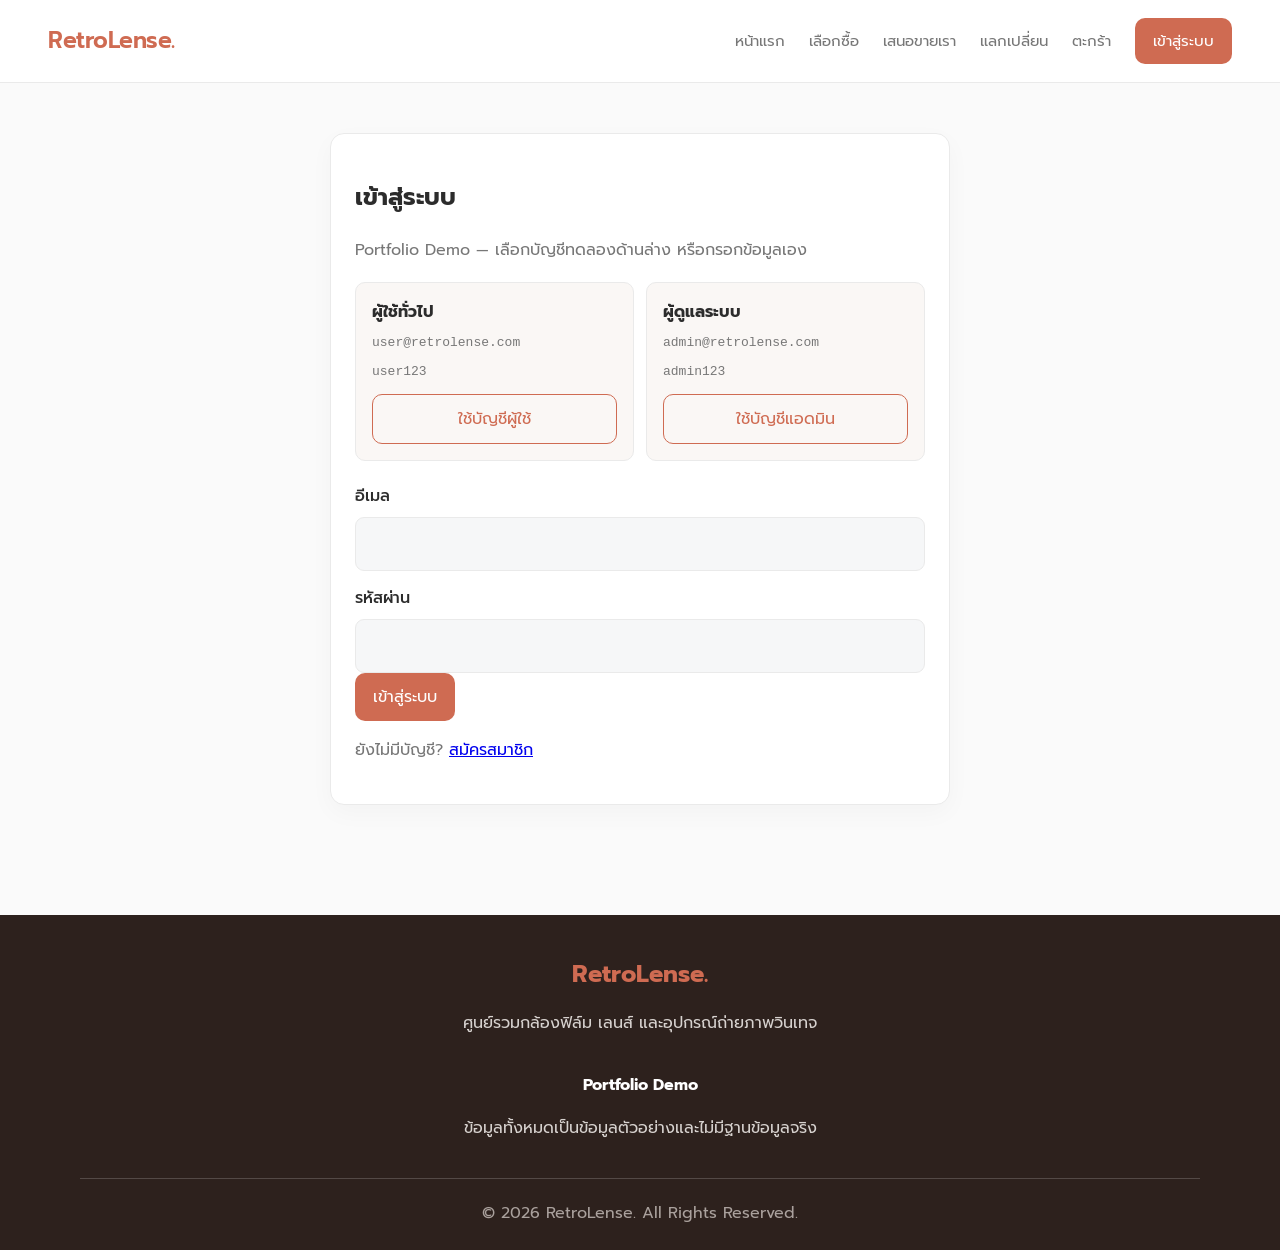
<file: admin.html>
<!doctype html><html lang="th"><head><meta charset="utf-8"><meta name="viewport" content="width=device-width,initial-scale=1"><title>Admin Dashboard | RetroLense</title><link rel="preconnect" href="https://fonts.googleapis.com"><link href="https://fonts.googleapis.com/css2?family=Prompt:wght@300;400;500;600&display=swap" rel="stylesheet"><link rel="stylesheet" href="assets/css/style.css"></head><body data-require-admin="true"><header class="site-header"><div class="header-container"><a class="logo" href="admin.html">RetroLense. Admin</a><nav class="main-nav"><a href="index.html">ดูหน้าเว็บไซต์</a><a href="#products">สินค้า</a><a href="#orders">คำสั่งซื้อ</a><a href="#users">ผู้ใช้งาน</a><button data-logout>ออกจากระบบ</button></nav></div></header><main><div class="section-header"><p class="section-label">ADMIN PANEL</p><h1>Dashboard</h1><p class="muted">ภาพรวมระบบ RetroLense — ข้อมูลตัวอย่างสำหรับ Portfolio</p></div><section class="stats"><div class="stat"><h3>สินค้า</h3><strong>48</strong><p class="muted">รายการทั้งหมด</p></div><div class="stat"><h3>คำสั่งซื้อ</h3><strong>126</strong><p class="muted">คำสั่งซื้อทั้งหมด</p></div><div class="stat"><h3>สมาชิก</h3><strong>324</strong><p class="muted">บัญชีผู้ใช้</p></div><div class="stat"><h3>ยอดขาย</h3><strong>฿284K</strong><p class="muted">ยอดขายตัวอย่าง</p></div></section><section class="panel" id="orders" style="margin-top:28px"><h2>คำสั่งซื้อล่าสุด</h2><table><thead><tr><th>เลขที่</th><th>ลูกค้า</th><th>ยอดรวม</th><th>สถานะ</th><th>จัดการ</th></tr></thead><tbody><tr><td>#RL-1026</td><td>Narin P.</td><td>฿8,900</td><td>กำลังจัดส่ง</td><td><a class="btn demo-action" href="#">ดูรายละเอียด</a></td></tr><tr><td>#RL-1025</td><td>Mint S.</td><td>฿12,500</td><td>ชำระแล้ว</td><td><a class="btn demo-action" href="#">ดูรายละเอียด</a></td></tr><tr><td>#RL-1024</td><td>Beam K.</td><td>฿6,400</td><td>รอตรวจสอบ</td><td><a class="btn demo-action" href="#">ดูรายละเอียด</a></td></tr></tbody></table></section><section class="panel" id="products" style="margin-top:28px"><h2>จัดการสินค้า</h2><div class="admin-links"><a class="btn demo-action" href="#">+ เพิ่มสินค้า</a><a class="btn secondary" href="shop.html">ดูหน้าร้าน</a></div><table style="margin-top:18px"><thead><tr><th>สินค้า</th><th>หมวดหมู่</th><th>ราคา</th><th>คงเหลือ</th></tr></thead><tbody><tr><td>Canon AE-1 Program</td><td>กล้องฟิล์ม</td><td>฿8,900</td><td>3</td></tr><tr><td>Olympus OM-1</td><td>กล้องฟิล์ม</td><td>฿7,500</td><td>2</td></tr><tr><td>Minolta X-700</td><td>กล้องฟิล์ม</td><td>฿6,400</td><td>4</td></tr></tbody></table></section><section class="panel" id="users" style="margin-top:28px"><h2>ผู้ใช้งาน</h2><p class="muted">ส่วนแสดง UX/UI สำหรับการจัดการสมาชิก ไม่มีการแก้ไขข้อมูลจริง</p><table><thead><tr><th>ชื่อ</th><th>อีเมล</th><th>สถานะ</th></tr></thead><tbody><tr><td>Portfolio User</td><td>user@retrolense.com</td><td>ใช้งาน</td></tr><tr><td>Demo Customer</td><td>customer@example.com</td><td>ใช้งาน</td></tr></tbody></table></section></main><footer class="footer"><div class="footer-content"><div><h3>RetroLense.</h3><p>Admin Dashboard สำหรับ Portfolio Demo</p></div></div><hr><p class="copyright">© 2026 RetroLense.</p></footer><script src="assets/js/demo.js"></script></body></html>
</file>
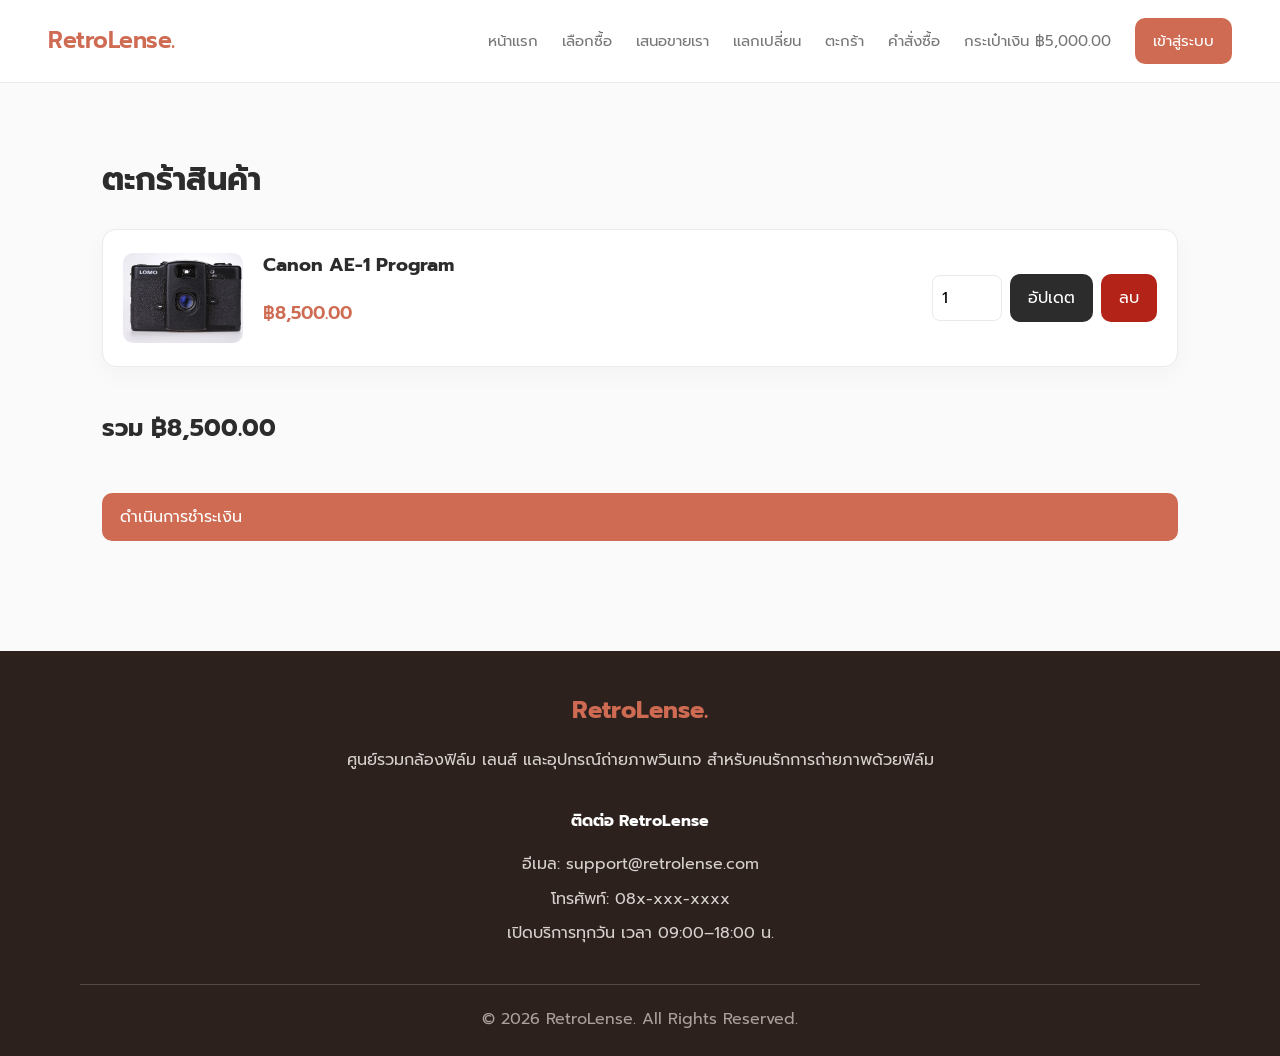
<file: cart.html>
<!doctype html><html lang="th"><head><meta charset="utf-8"><meta name="viewport" content="width=device-width,initial-scale=1"><title>ตะกร้าสินค้า</title><link rel="preconnect" href="https://fonts.googleapis.com"><link href="https://fonts.googleapis.com/css2?family=Prompt:wght@300;400;500;600&display=swap" rel="stylesheet"><link rel="stylesheet" href="assets/css/style.css"></head><body><header class="site-header"><div class="header-container"><a class="logo" href="index.html">RetroLense.</a><nav class="main-nav"><a href="index.html">หน้าแรก</a><a href="shop.html">เลือกซื้อ</a><a href="sell.html">เสนอขายเรา</a><a href="trade.html">แลกเปลี่ยน</a><a href="cart.html">ตะกร้า</a><a href="orders.html">คำสั่งซื้อ</a><a href="wallet.html">กระเป๋าเงิน ฿5,000.00</a><a class="btn" href="login.html">เข้าสู่ระบบ</a></nav></div></header><main><h1>ตะกร้าสินค้า</h1><div class="panel cart-list"><div class="cart-row"><img src="assets/img/cam2.webp" alt="Canon AE-1 Program"><div class="cart-info"><h3>Canon AE-1 Program</h3><p class="price">฿8,500.00</p></div><div class="cart-actions"><input type="number" value="1" min="1"><button class="btn secondary demo-action">อัปเดต</button><button class="btn danger demo-action">ลบ</button></div></div></div><section class="cart-summary"><h2>รวม ฿8,500.00</h2><a class="btn" href="checkout.html">ดำเนินการชำระเงิน</a></section></main><footer class="footer"><div class="footer-content"><div><h3>RetroLense.</h3><p>ศูนย์รวมกล้องฟิล์ม เลนส์ และอุปกรณ์ถ่ายภาพวินเทจ สำหรับคนรักการถ่ายภาพด้วยฟิล์ม</p></div><div><h4>ติดต่อ RetroLense</h4><p>อีเมล: support@retrolense.com</p><p>โทรศัพท์: 08x-xxx-xxxx</p><p>เปิดบริการทุกวัน เวลา 09:00–18:00 น.</p></div></div><hr><p class="copyright">© 2026 RetroLense. All Rights Reserved.</p></footer><script src="assets/js/demo.js"></script></body></html>
</file>
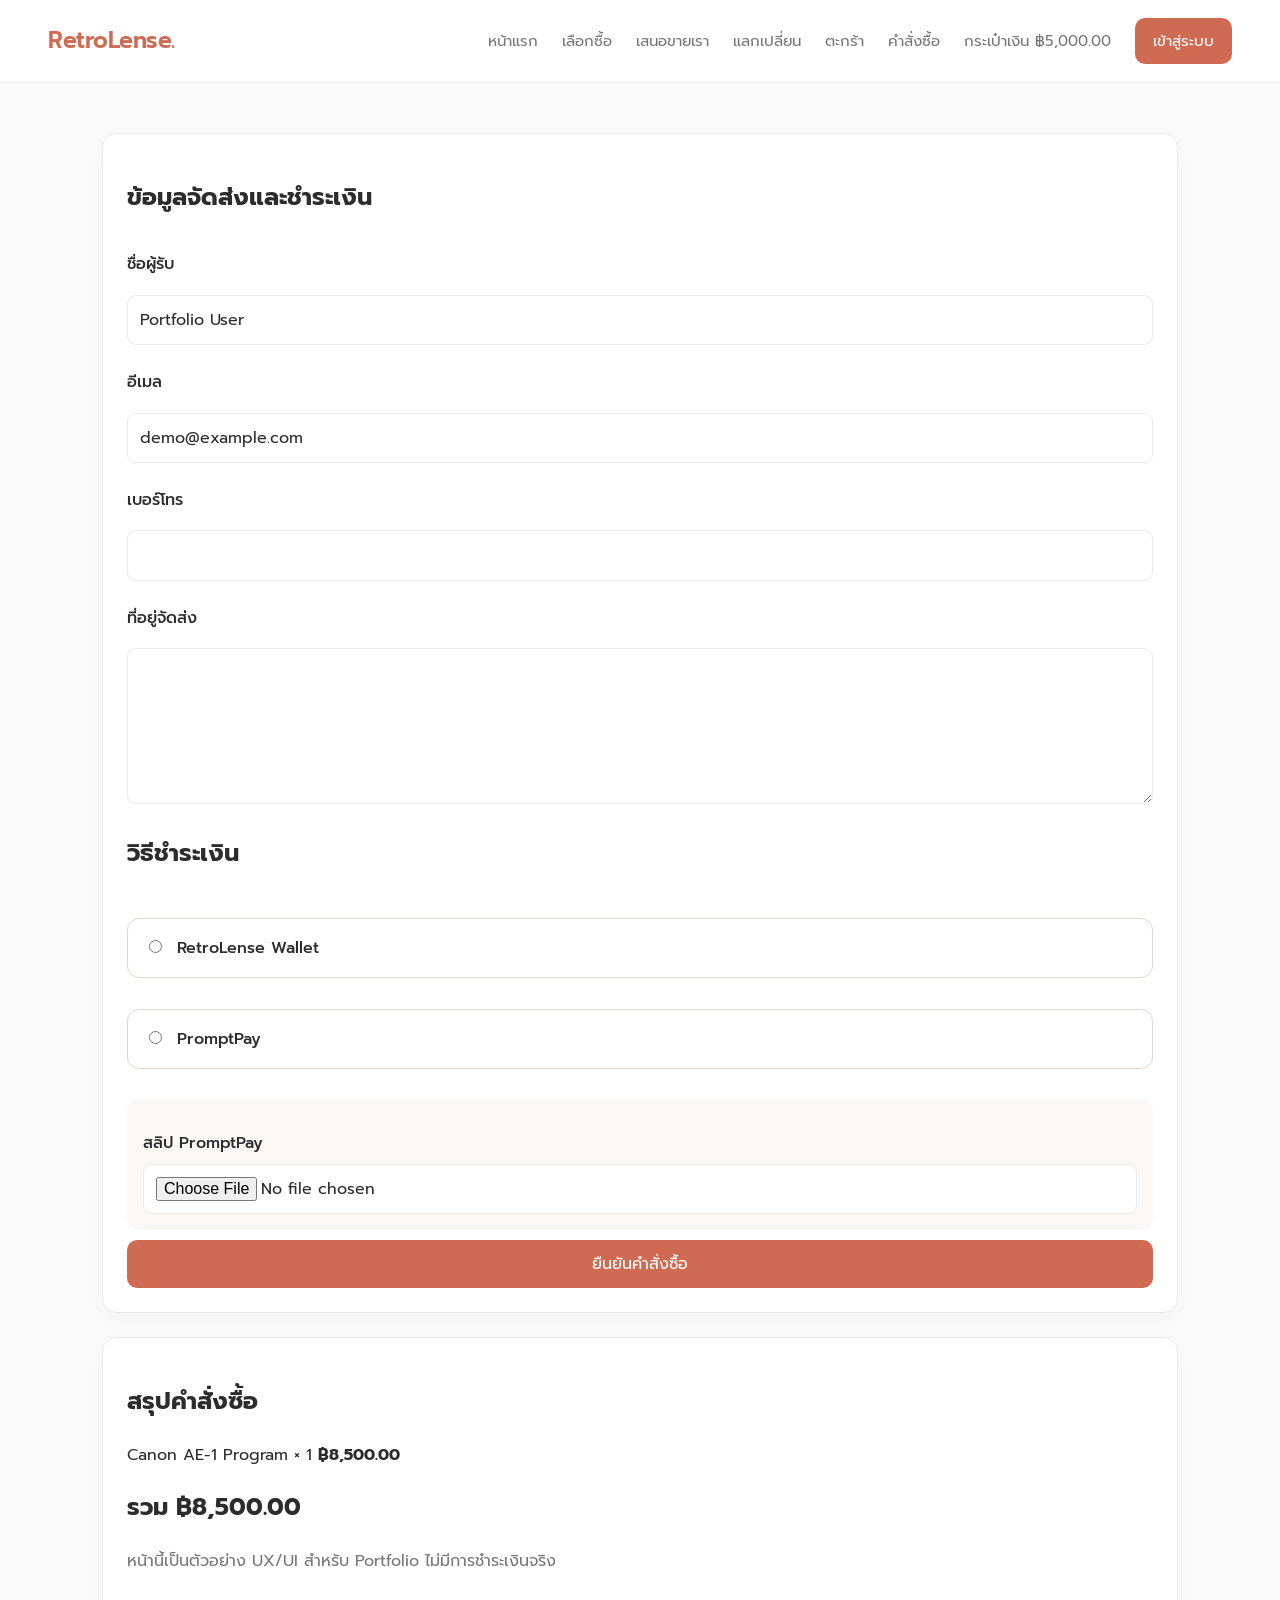
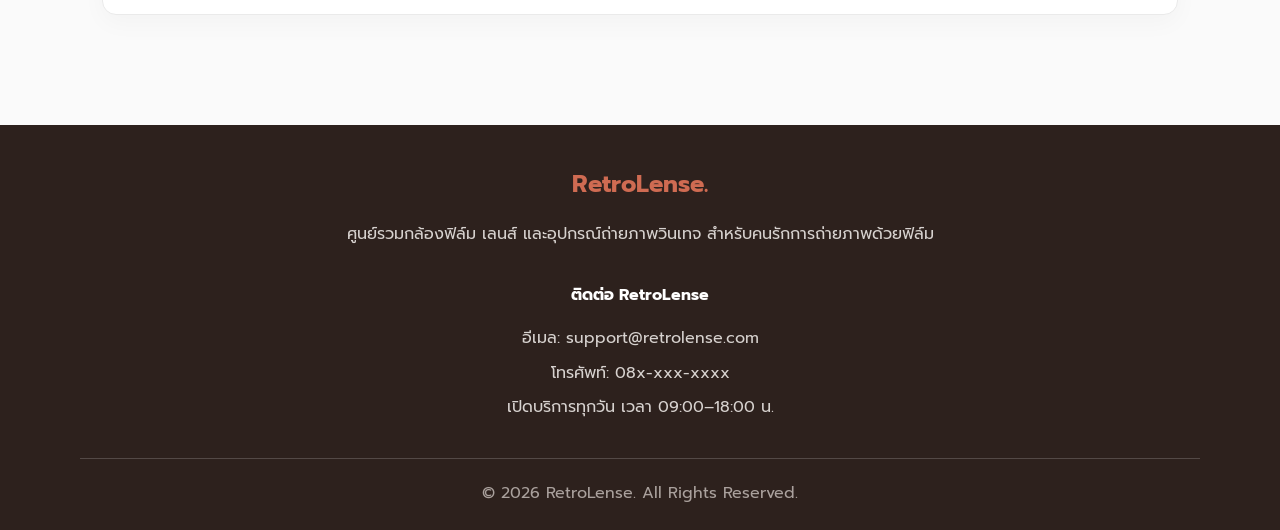
<file: checkout.html>
<!doctype html><html lang="th"><head><meta charset="utf-8"><meta name="viewport" content="width=device-width,initial-scale=1"><title>ชำระเงิน</title><link rel="preconnect" href="https://fonts.googleapis.com"><link href="https://fonts.googleapis.com/css2?family=Prompt:wght@300;400;500;600&display=swap" rel="stylesheet"><link rel="stylesheet" href="assets/css/style.css"></head><body><header class="site-header"><div class="header-container"><a class="logo" href="index.html">RetroLense.</a><nav class="main-nav"><a href="index.html">หน้าแรก</a><a href="shop.html">เลือกซื้อ</a><a href="sell.html">เสนอขายเรา</a><a href="trade.html">แลกเปลี่ยน</a><a href="cart.html">ตะกร้า</a><a href="orders.html">คำสั่งซื้อ</a><a href="wallet.html">กระเป๋าเงิน ฿5,000.00</a><a class="btn" href="login.html">เข้าสู่ระบบ</a></nav></div></header><main><div class="checkout-grid"><section class="panel form"><h1>ข้อมูลจัดส่งและชำระเงิน</h1><form class="demo-form"><label>ชื่อผู้รับ</label><input value="Portfolio User"><label>อีเมล</label><input type="email" value="demo@example.com"><label>เบอร์โทร</label><input><label>ที่อยู่จัดส่ง</label><textarea rows="5"></textarea><h2>วิธีชำระเงิน</h2><label class="payment-option"><input type="radio" name="pay"> RetroLense Wallet</label><label class="payment-option"><input type="radio" name="pay"> PromptPay</label><div class="promptpay-slip-box"><label>สลิป PromptPay</label><input type="file" accept="image/*"></div><button>ยืนยันคำสั่งซื้อ</button></form></section><aside class="panel" style="padding:24px"><h2>สรุปคำสั่งซื้อ</h2><p>Canon AE-1 Program × 1 <strong>฿8,500.00</strong></p><h2>รวม ฿8,500.00</h2><p class="muted">หน้านี้เป็นตัวอย่าง UX/UI สำหรับ Portfolio ไม่มีการชำระเงินจริง</p></aside></div></main><footer class="footer"><div class="footer-content"><div><h3>RetroLense.</h3><p>ศูนย์รวมกล้องฟิล์ม เลนส์ และอุปกรณ์ถ่ายภาพวินเทจ สำหรับคนรักการถ่ายภาพด้วยฟิล์ม</p></div><div><h4>ติดต่อ RetroLense</h4><p>อีเมล: support@retrolense.com</p><p>โทรศัพท์: 08x-xxx-xxxx</p><p>เปิดบริการทุกวัน เวลา 09:00–18:00 น.</p></div></div><hr><p class="copyright">© 2026 RetroLense. All Rights Reserved.</p></footer><script src="assets/js/demo.js"></script></body></html>
</file>
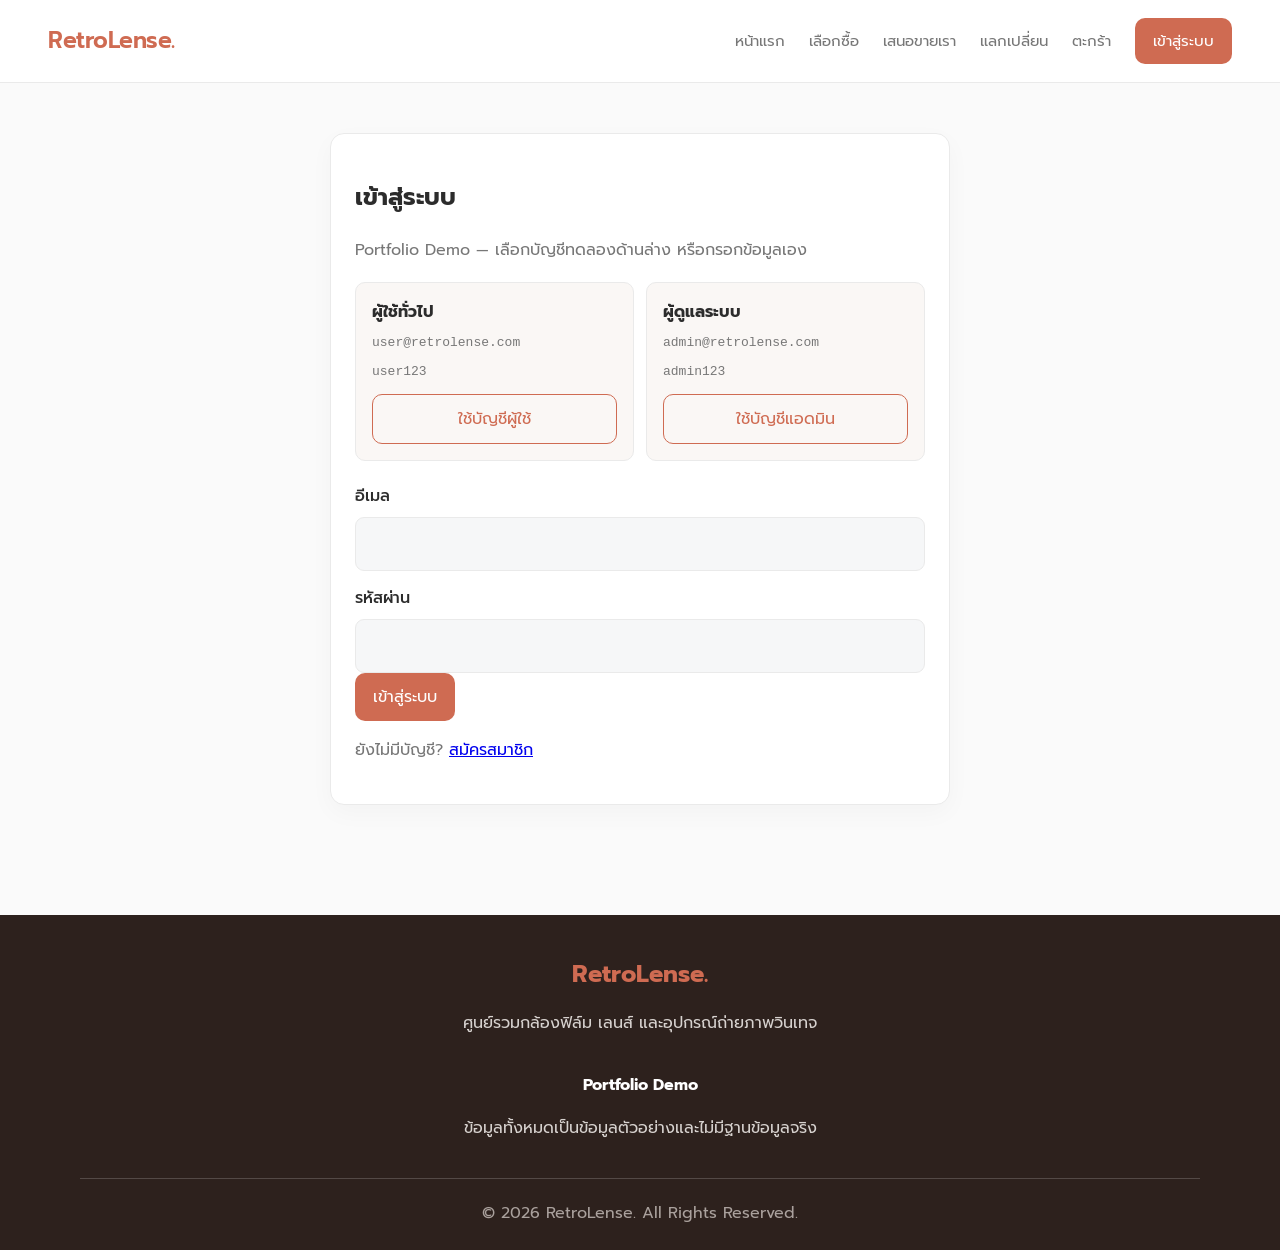
<file: login.html>
<!doctype html><html lang="th"><head><meta charset="utf-8"><meta name="viewport" content="width=device-width,initial-scale=1"><title>เข้าสู่ระบบ | RetroLense</title><link rel="preconnect" href="https://fonts.googleapis.com"><link href="https://fonts.googleapis.com/css2?family=Prompt:wght@300;400;500;600&display=swap" rel="stylesheet"><link rel="stylesheet" href="assets/css/style.css"></head><body><header class="site-header"><div class="header-container"><a class="logo" href="index.html">RetroLense.</a><nav class="main-nav"><a href="index.html">หน้าแรก</a><a href="shop.html">เลือกซื้อ</a><a href="sell.html">เสนอขายเรา</a><a href="trade.html">แลกเปลี่ยน</a><a href="cart.html">ตะกร้า</a><a class="btn" href="login.html">เข้าสู่ระบบ</a></nav></div></header><main><section class="panel form"><h1>เข้าสู่ระบบ</h1><p class="muted">Portfolio Demo — เลือกบัญชีทดลองด้านล่าง หรือกรอกข้อมูลเอง</p><div class="demo-accounts"><div class="demo-account"><strong>ผู้ใช้ทั่วไป</strong><code>user@retrolense.com</code><code>user123</code><button type="button" class="btn outline" data-fill-account="user">ใช้บัญชีผู้ใช้</button></div><div class="demo-account"><strong>ผู้ดูแลระบบ</strong><code>admin@retrolense.com</code><code>admin123</code><button type="button" class="btn outline" data-fill-account="admin">ใช้บัญชีแอดมิน</button></div></div><div id="login-error" class="alert" hidden>อีเมลหรือรหัสผ่านไม่ถูกต้อง</div><form id="login-form"><label>อีเมล</label><input id="login-email" type="email" required autocomplete="username"><label>รหัสผ่าน</label><input id="login-password" type="password" required autocomplete="current-password"><button type="submit">เข้าสู่ระบบ</button></form><p class="muted">ยังไม่มีบัญชี? <a href="register.html">สมัครสมาชิก</a></p></section></main><footer class="footer"><div class="footer-content"><div><h3>RetroLense.</h3><p>ศูนย์รวมกล้องฟิล์ม เลนส์ และอุปกรณ์ถ่ายภาพวินเทจ</p></div><div><h4>Portfolio Demo</h4><p>ข้อมูลทั้งหมดเป็นข้อมูลตัวอย่างและไม่มีฐานข้อมูลจริง</p></div></div><hr><p class="copyright">© 2026 RetroLense. All Rights Reserved.</p></footer><script src="assets/js/demo.js"></script></body></html>
</file>
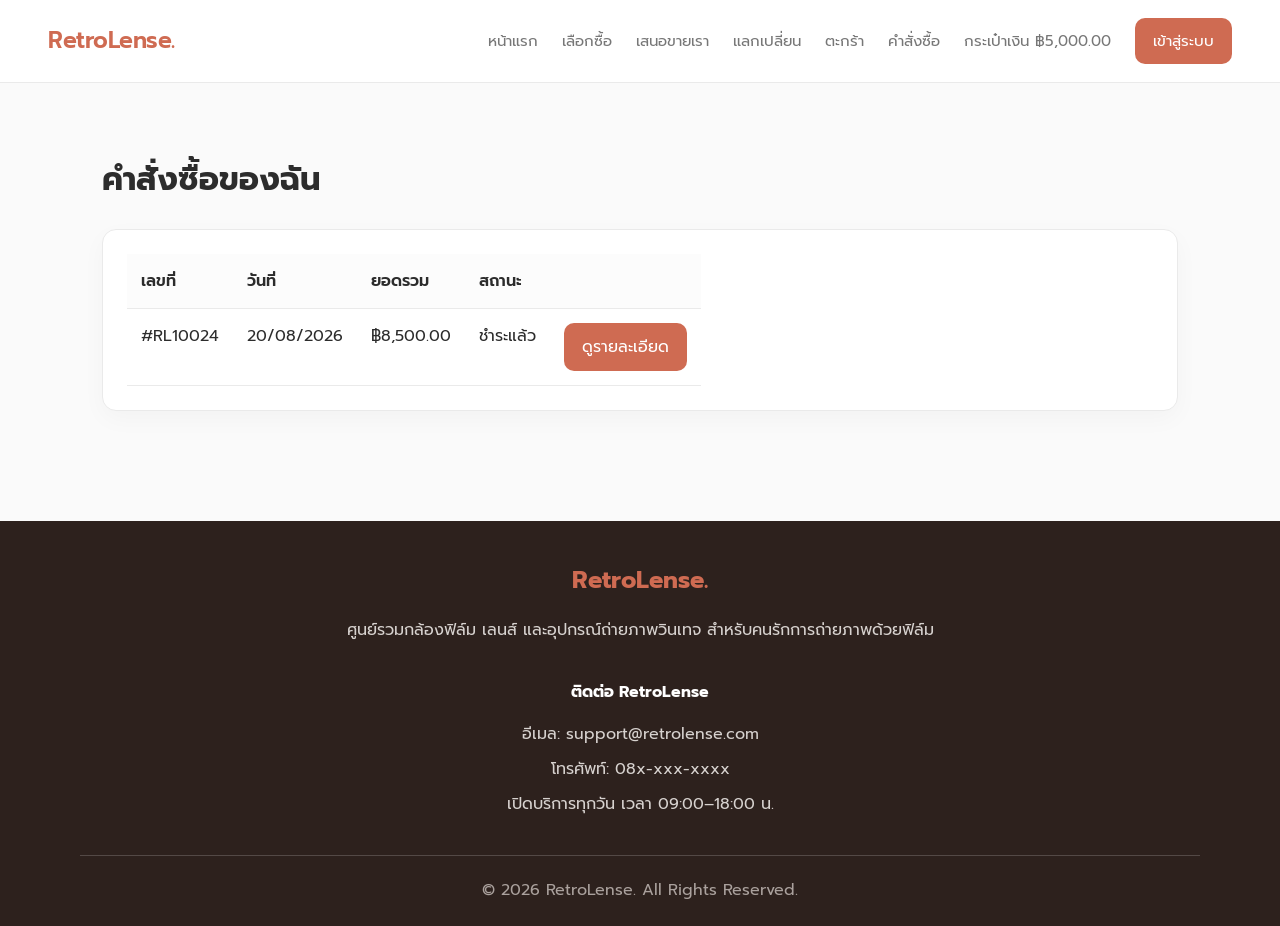
<file: orders.html>
<!doctype html><html lang="th"><head><meta charset="utf-8"><meta name="viewport" content="width=device-width,initial-scale=1"><title>คำสั่งซื้อของฉัน</title><link rel="preconnect" href="https://fonts.googleapis.com"><link href="https://fonts.googleapis.com/css2?family=Prompt:wght@300;400;500;600&display=swap" rel="stylesheet"><link rel="stylesheet" href="assets/css/style.css"></head><body><header class="site-header"><div class="header-container"><a class="logo" href="index.html">RetroLense.</a><nav class="main-nav"><a href="index.html">หน้าแรก</a><a href="shop.html">เลือกซื้อ</a><a href="sell.html">เสนอขายเรา</a><a href="trade.html">แลกเปลี่ยน</a><a href="cart.html">ตะกร้า</a><a href="orders.html">คำสั่งซื้อ</a><a href="wallet.html">กระเป๋าเงิน ฿5,000.00</a><a class="btn" href="login.html">เข้าสู่ระบบ</a></nav></div></header><main><h1>คำสั่งซื้อของฉัน</h1><div class="panel" style="padding:24px"><div class="table-wrap"><table><tr><th>เลขที่</th><th>วันที่</th><th>ยอดรวม</th><th>สถานะ</th><th></th></tr><tr><td>#RL10024</td><td>20/08/2026</td><td>฿8,500.00</td><td>ชำระแล้ว</td><td><button class="btn demo-action">ดูรายละเอียด</button></td></tr></table></div></div></main><footer class="footer"><div class="footer-content"><div><h3>RetroLense.</h3><p>ศูนย์รวมกล้องฟิล์ม เลนส์ และอุปกรณ์ถ่ายภาพวินเทจ สำหรับคนรักการถ่ายภาพด้วยฟิล์ม</p></div><div><h4>ติดต่อ RetroLense</h4><p>อีเมล: support@retrolense.com</p><p>โทรศัพท์: 08x-xxx-xxxx</p><p>เปิดบริการทุกวัน เวลา 09:00–18:00 น.</p></div></div><hr><p class="copyright">© 2026 RetroLense. All Rights Reserved.</p></footer><script src="assets/js/demo.js"></script></body></html>
</file>
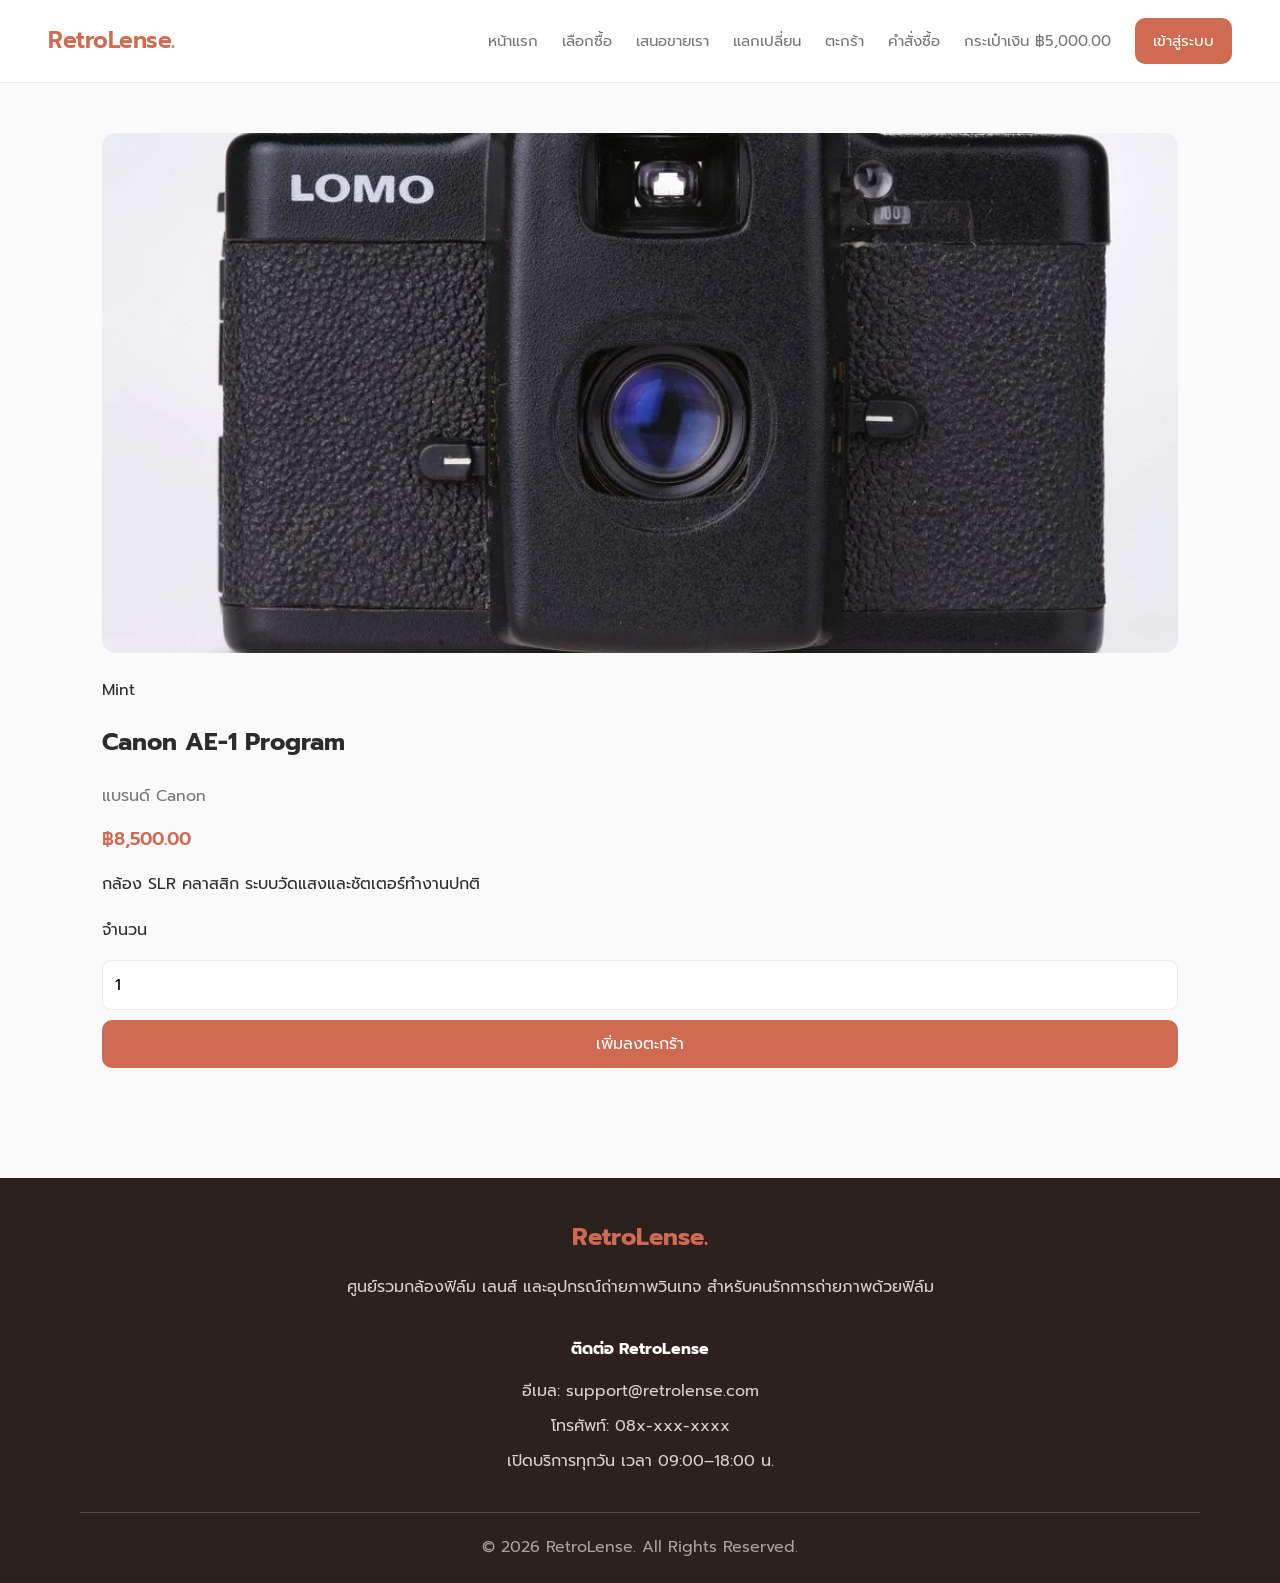
<file: product.html>
<!doctype html><html lang="th"><head><meta charset="utf-8"><meta name="viewport" content="width=device-width,initial-scale=1"><title>รายละเอียดสินค้า</title><link rel="preconnect" href="https://fonts.googleapis.com"><link href="https://fonts.googleapis.com/css2?family=Prompt:wght@300;400;500;600&display=swap" rel="stylesheet"><link rel="stylesheet" href="assets/css/style.css"></head><body><header class="site-header"><div class="header-container"><a class="logo" href="index.html">RetroLense.</a><nav class="main-nav"><a href="index.html">หน้าแรก</a><a href="shop.html">เลือกซื้อ</a><a href="sell.html">เสนอขายเรา</a><a href="trade.html">แลกเปลี่ยน</a><a href="cart.html">ตะกร้า</a><a href="orders.html">คำสั่งซื้อ</a><a href="wallet.html">กระเป๋าเงิน ฿5,000.00</a><a class="btn" href="login.html">เข้าสู่ระบบ</a></nav></div></header><main><div class="product-detail"><img src="assets/img/cam2.webp" alt="Canon AE-1 Program"><section><span>Mint</span><h1>Canon AE-1 Program</h1><p class="muted">แบรนด์ Canon</p><h2 class="price">฿8,500.00</h2><p>กล้อง SLR คลาสสิก ระบบวัดแสงและชัตเตอร์ทำงานปกติ</p><form class="add-cart-form demo-form"><label>จำนวน</label><input type="number" value="1" min="1" max="20"><button type="submit">เพิ่มลงตะกร้า</button></form></section></div></main><footer class="footer"><div class="footer-content"><div><h3>RetroLense.</h3><p>ศูนย์รวมกล้องฟิล์ม เลนส์ และอุปกรณ์ถ่ายภาพวินเทจ สำหรับคนรักการถ่ายภาพด้วยฟิล์ม</p></div><div><h4>ติดต่อ RetroLense</h4><p>อีเมล: support@retrolense.com</p><p>โทรศัพท์: 08x-xxx-xxxx</p><p>เปิดบริการทุกวัน เวลา 09:00–18:00 น.</p></div></div><hr><p class="copyright">© 2026 RetroLense. All Rights Reserved.</p></footer><script src="assets/js/demo.js"></script></body></html>
</file>
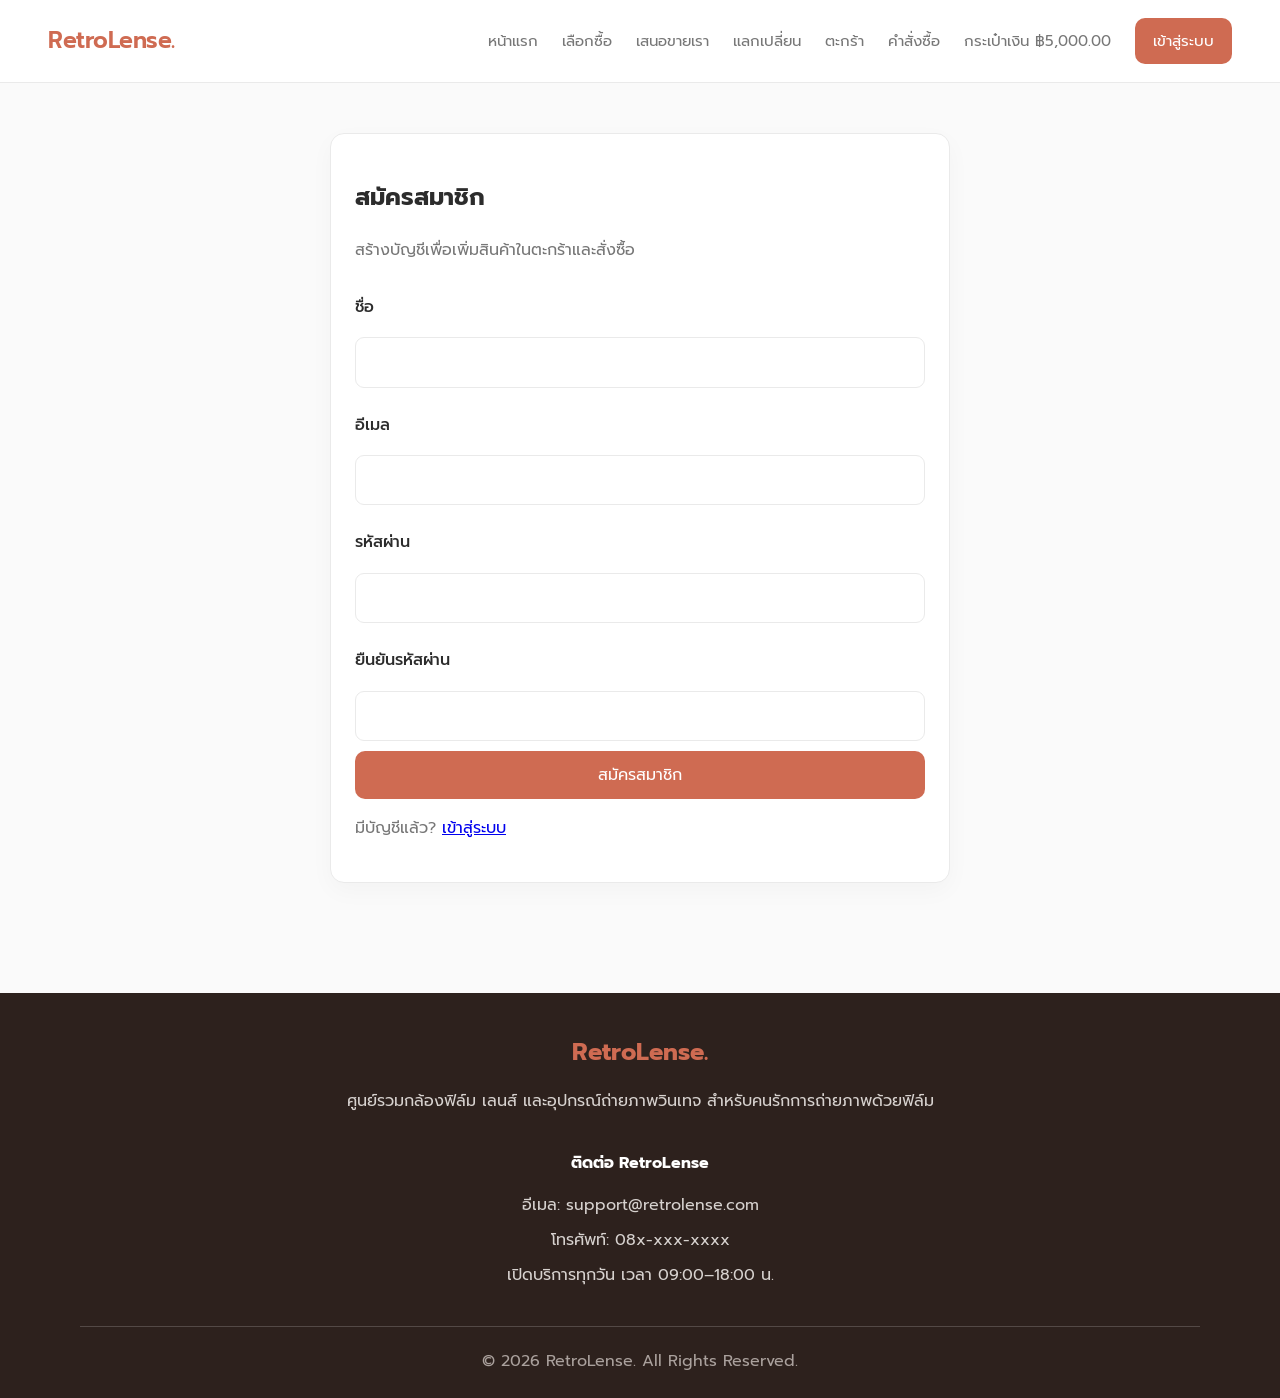
<file: register.html>
<!doctype html><html lang="th"><head><meta charset="utf-8"><meta name="viewport" content="width=device-width,initial-scale=1"><title>สมัครสมาชิก</title><link rel="preconnect" href="https://fonts.googleapis.com"><link href="https://fonts.googleapis.com/css2?family=Prompt:wght@300;400;500;600&display=swap" rel="stylesheet"><link rel="stylesheet" href="assets/css/style.css"></head><body><header class="site-header"><div class="header-container"><a class="logo" href="index.html">RetroLense.</a><nav class="main-nav"><a href="index.html">หน้าแรก</a><a href="shop.html">เลือกซื้อ</a><a href="sell.html">เสนอขายเรา</a><a href="trade.html">แลกเปลี่ยน</a><a href="cart.html">ตะกร้า</a><a href="orders.html">คำสั่งซื้อ</a><a href="wallet.html">กระเป๋าเงิน ฿5,000.00</a><a class="btn" href="login.html">เข้าสู่ระบบ</a></nav></div></header><main><section class="panel form"><h1>สมัครสมาชิก</h1><p class="muted">สร้างบัญชีเพื่อเพิ่มสินค้าในตะกร้าและสั่งซื้อ</p><form class="demo-form"><label>ชื่อ</label><input required><label>อีเมล</label><input type="email" required><label>รหัสผ่าน</label><input type="password" required><label>ยืนยันรหัสผ่าน</label><input type="password" required><button>สมัครสมาชิก</button></form><p class="muted">มีบัญชีแล้ว? <a href="login.html">เข้าสู่ระบบ</a></p></section></main><footer class="footer"><div class="footer-content"><div><h3>RetroLense.</h3><p>ศูนย์รวมกล้องฟิล์ม เลนส์ และอุปกรณ์ถ่ายภาพวินเทจ สำหรับคนรักการถ่ายภาพด้วยฟิล์ม</p></div><div><h4>ติดต่อ RetroLense</h4><p>อีเมล: support@retrolense.com</p><p>โทรศัพท์: 08x-xxx-xxxx</p><p>เปิดบริการทุกวัน เวลา 09:00–18:00 น.</p></div></div><hr><p class="copyright">© 2026 RetroLense. All Rights Reserved.</p></footer><script src="assets/js/demo.js"></script></body></html>
</file>
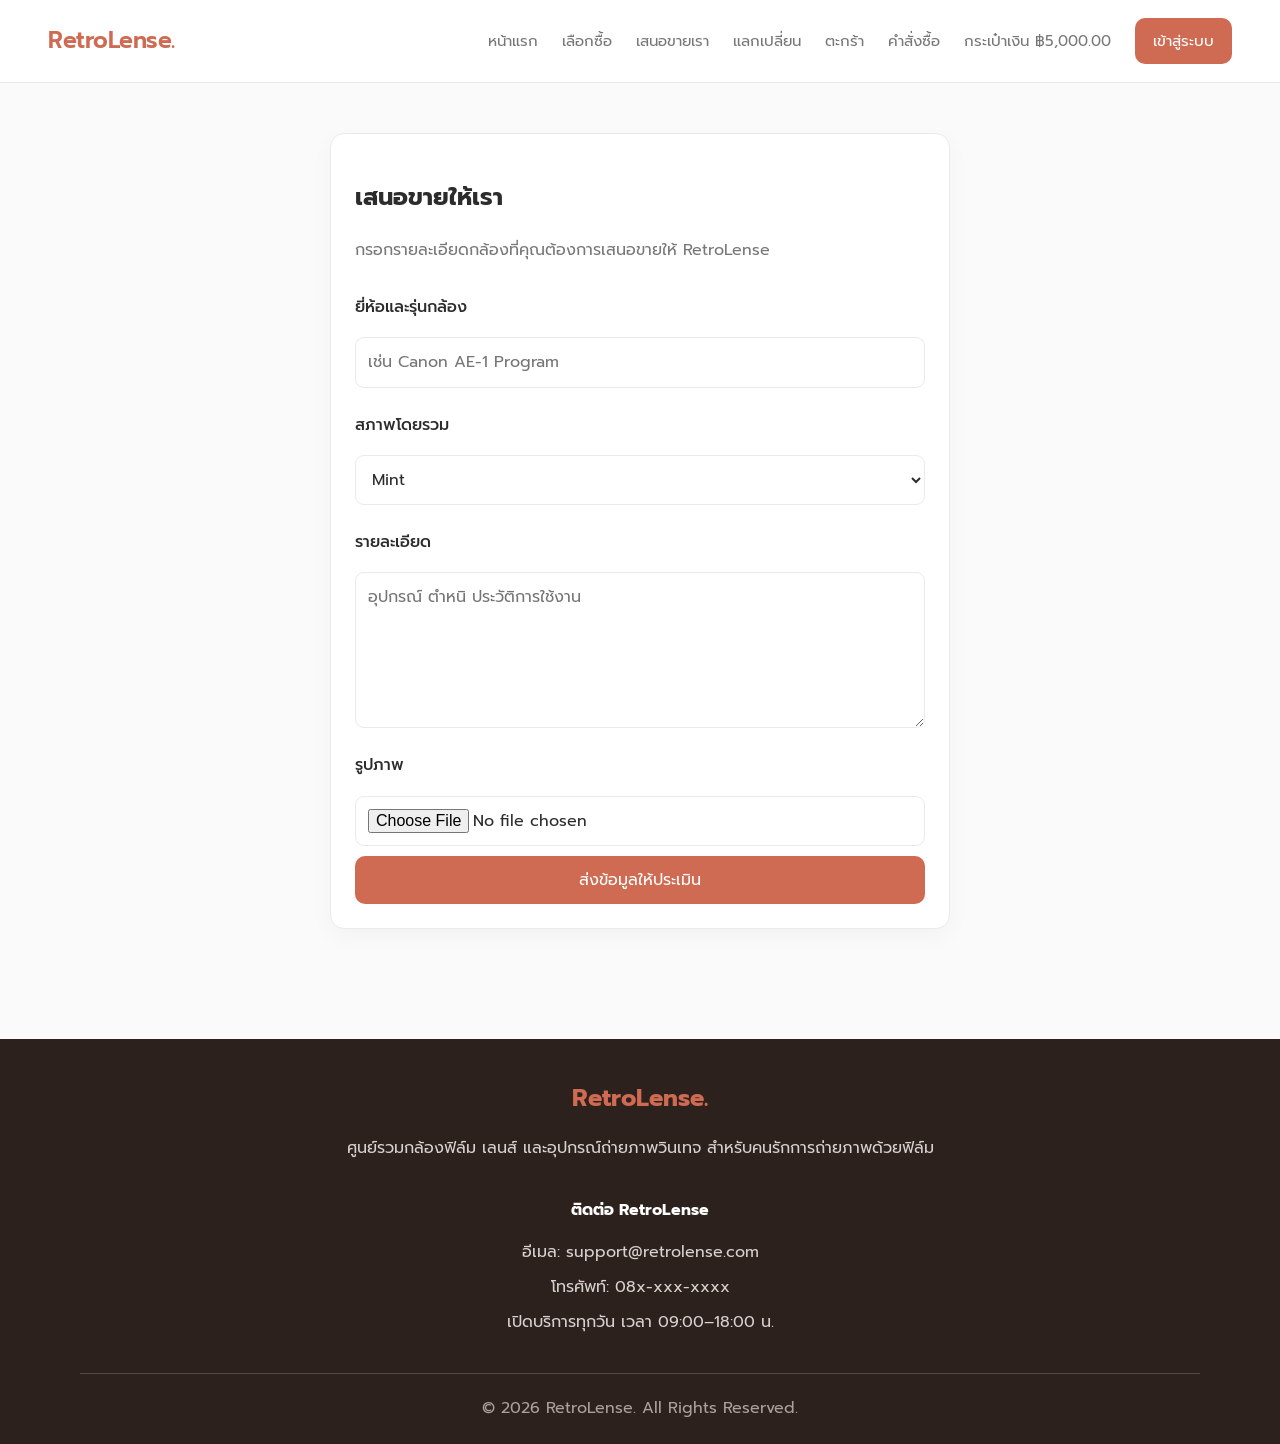
<file: sell.html>
<!doctype html><html lang="th"><head><meta charset="utf-8"><meta name="viewport" content="width=device-width,initial-scale=1"><title>เสนอขายให้เรา</title><link rel="preconnect" href="https://fonts.googleapis.com"><link href="https://fonts.googleapis.com/css2?family=Prompt:wght@300;400;500;600&display=swap" rel="stylesheet"><link rel="stylesheet" href="assets/css/style.css"></head><body><header class="site-header"><div class="header-container"><a class="logo" href="index.html">RetroLense.</a><nav class="main-nav"><a href="index.html">หน้าแรก</a><a href="shop.html">เลือกซื้อ</a><a href="sell.html">เสนอขายเรา</a><a href="trade.html">แลกเปลี่ยน</a><a href="cart.html">ตะกร้า</a><a href="orders.html">คำสั่งซื้อ</a><a href="wallet.html">กระเป๋าเงิน ฿5,000.00</a><a class="btn" href="login.html">เข้าสู่ระบบ</a></nav></div></header><main><section class="panel form"><h1>เสนอขายให้เรา</h1><p class="muted">กรอกรายละเอียดกล้องที่คุณต้องการเสนอขายให้ RetroLense</p><form class="demo-form"><label>ยี่ห้อและรุ่นกล้อง</label><input required placeholder="เช่น Canon AE-1 Program"><label>สภาพโดยรวม</label><select><option>Mint</option><option>Excellent</option><option>As-is</option></select><label>รายละเอียด</label><textarea rows="5" placeholder="อุปกรณ์ ตำหนิ ประวัติการใช้งาน"></textarea><label>รูปภาพ</label><input type="file" accept="image/*"><button>ส่งข้อมูลให้ประเมิน</button></form></section></main><footer class="footer"><div class="footer-content"><div><h3>RetroLense.</h3><p>ศูนย์รวมกล้องฟิล์ม เลนส์ และอุปกรณ์ถ่ายภาพวินเทจ สำหรับคนรักการถ่ายภาพด้วยฟิล์ม</p></div><div><h4>ติดต่อ RetroLense</h4><p>อีเมล: support@retrolense.com</p><p>โทรศัพท์: 08x-xxx-xxxx</p><p>เปิดบริการทุกวัน เวลา 09:00–18:00 น.</p></div></div><hr><p class="copyright">© 2026 RetroLense. All Rights Reserved.</p></footer><script src="assets/js/demo.js"></script></body></html>
</file>
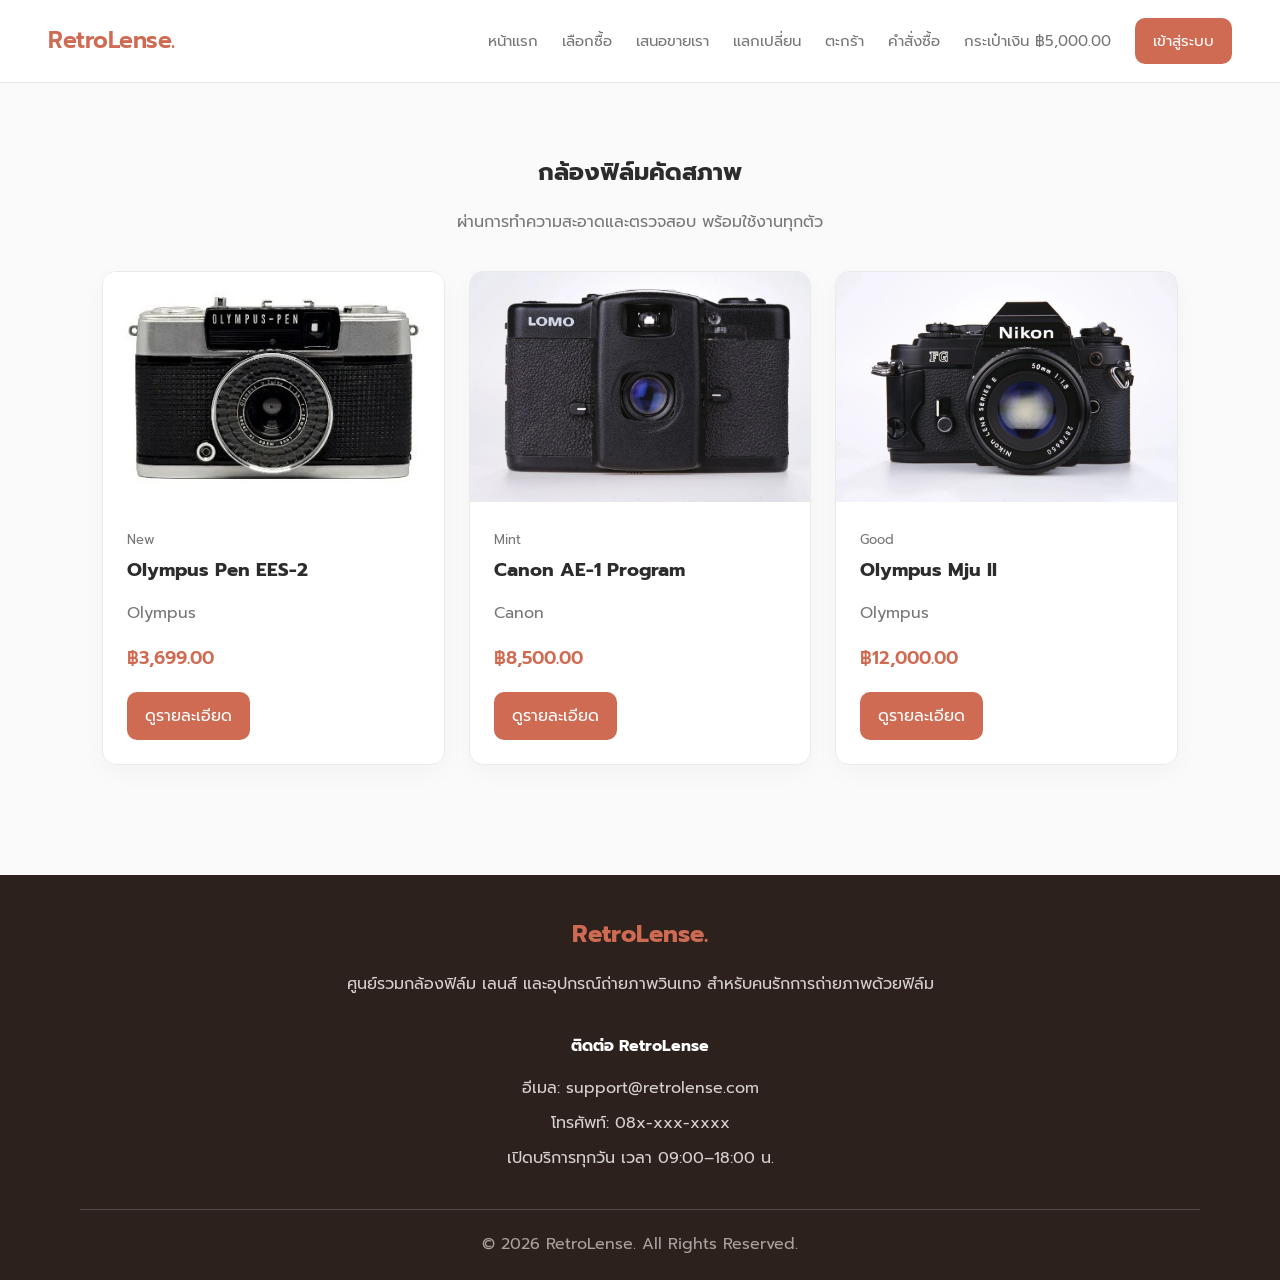
<file: shop.html>
<!doctype html><html lang="th"><head><meta charset="utf-8"><meta name="viewport" content="width=device-width,initial-scale=1"><title>เลือกซื้อกล้อง</title><link rel="preconnect" href="https://fonts.googleapis.com"><link href="https://fonts.googleapis.com/css2?family=Prompt:wght@300;400;500;600&display=swap" rel="stylesheet"><link rel="stylesheet" href="assets/css/style.css"></head><body><header class="site-header"><div class="header-container"><a class="logo" href="index.html">RetroLense.</a><nav class="main-nav"><a href="index.html">หน้าแรก</a><a href="shop.html">เลือกซื้อ</a><a href="sell.html">เสนอขายเรา</a><a href="trade.html">แลกเปลี่ยน</a><a href="cart.html">ตะกร้า</a><a href="orders.html">คำสั่งซื้อ</a><a href="wallet.html">กระเป๋าเงิน ฿5,000.00</a><a class="btn" href="login.html">เข้าสู่ระบบ</a></nav></div></header><main><section class="hero"><h1>กล้องฟิล์มคัดสภาพ</h1><p class="muted">ผ่านการทำความสะอาดและตรวจสอบ พร้อมใช้งานทุกตัว</p></section><div class="grid"><article class="card product-card"><a href="product.html"><img src="assets/img/cam1.webp" alt="Olympus Pen EES-2"></a><div class="card-body"><span class="product-status">New</span><h3>Olympus Pen EES-2</h3><p class="muted product-brand">Olympus</p><p class="price">฿3,699.00</p><a class="btn" href="product.html">ดูรายละเอียด</a></div></article><article class="card product-card"><a href="product.html"><img src="assets/img/cam2.webp" alt="Canon AE-1 Program"></a><div class="card-body"><span class="product-status">Mint</span><h3>Canon AE-1 Program</h3><p class="muted product-brand">Canon</p><p class="price">฿8,500.00</p><a class="btn" href="product.html">ดูรายละเอียด</a></div></article><article class="card product-card"><a href="product.html"><img src="assets/img/cam3.webp" alt="Olympus Mju II"></a><div class="card-body"><span class="product-status">Good</span><h3>Olympus Mju II</h3><p class="muted product-brand">Olympus</p><p class="price">฿12,000.00</p><a class="btn" href="product.html">ดูรายละเอียด</a></div></article></div></main><footer class="footer"><div class="footer-content"><div><h3>RetroLense.</h3><p>ศูนย์รวมกล้องฟิล์ม เลนส์ และอุปกรณ์ถ่ายภาพวินเทจ สำหรับคนรักการถ่ายภาพด้วยฟิล์ม</p></div><div><h4>ติดต่อ RetroLense</h4><p>อีเมล: support@retrolense.com</p><p>โทรศัพท์: 08x-xxx-xxxx</p><p>เปิดบริการทุกวัน เวลา 09:00–18:00 น.</p></div></div><hr><p class="copyright">© 2026 RetroLense. All Rights Reserved.</p></footer><script src="assets/js/demo.js"></script></body></html>
</file>
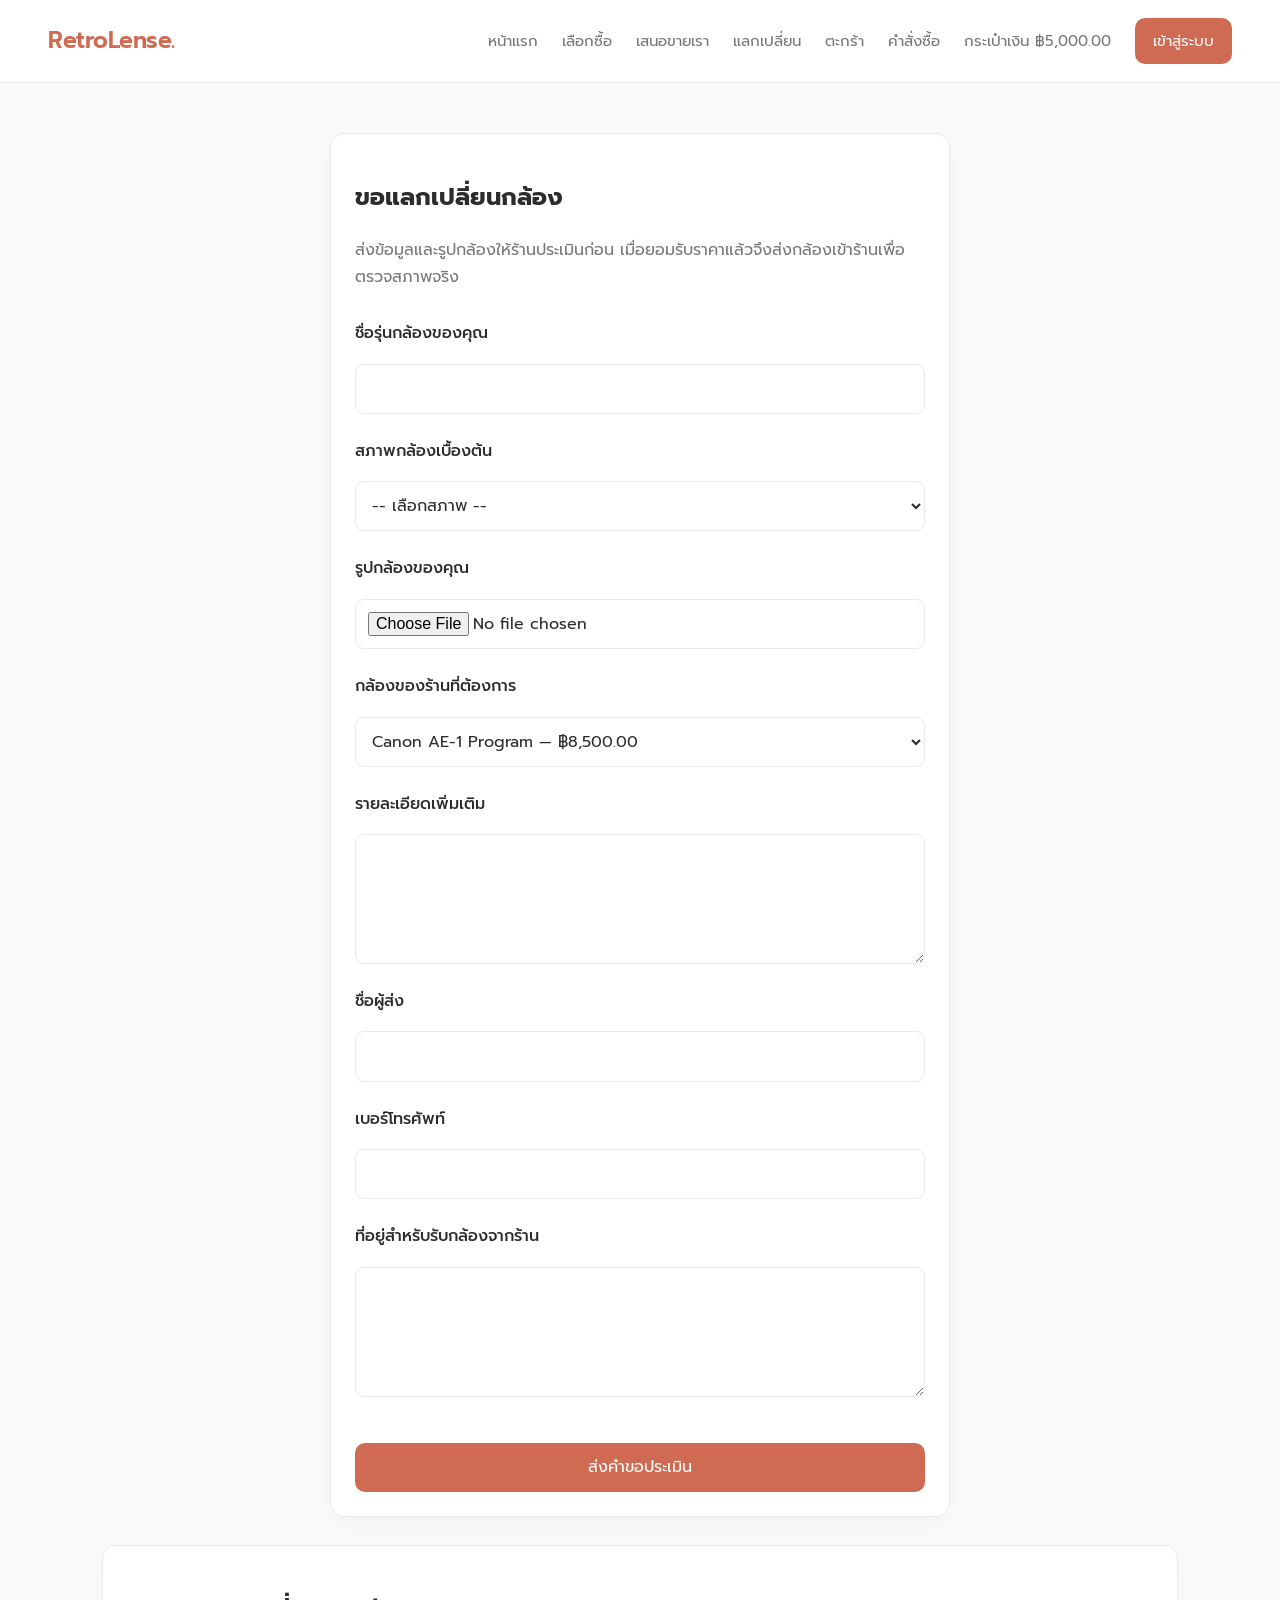
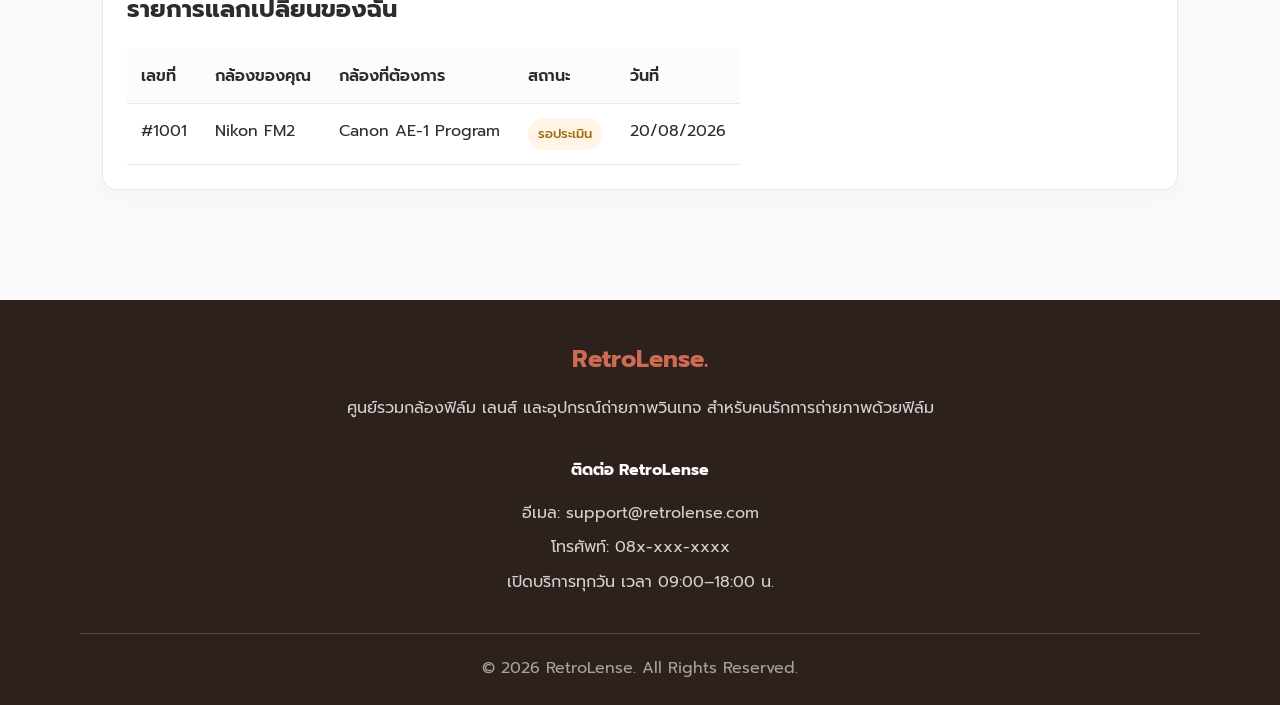
<file: trade.html>
<!doctype html><html lang="th"><head><meta charset="utf-8"><meta name="viewport" content="width=device-width,initial-scale=1"><title>แลกเปลี่ยนกล้อง</title><link rel="preconnect" href="https://fonts.googleapis.com"><link href="https://fonts.googleapis.com/css2?family=Prompt:wght@300;400;500;600&display=swap" rel="stylesheet"><link rel="stylesheet" href="assets/css/style.css"></head><body><header class="site-header"><div class="header-container"><a class="logo" href="index.html">RetroLense.</a><nav class="main-nav"><a href="index.html">หน้าแรก</a><a href="shop.html">เลือกซื้อ</a><a href="sell.html">เสนอขายเรา</a><a href="trade.html">แลกเปลี่ยน</a><a href="cart.html">ตะกร้า</a><a href="orders.html">คำสั่งซื้อ</a><a href="wallet.html">กระเป๋าเงิน ฿5,000.00</a><a class="btn" href="login.html">เข้าสู่ระบบ</a></nav></div></header><main><section class="panel form"><h1>ขอแลกเปลี่ยนกล้อง</h1><p class="muted">ส่งข้อมูลและรูปกล้องให้ร้านประเมินก่อน เมื่อยอมรับราคาแล้วจึงส่งกล้องเข้าร้านเพื่อตรวจสภาพจริง</p><form class="demo-form"><label>ชื่อรุ่นกล้องของคุณ</label><input required><label>สภาพกล้องเบื้องต้น</label><select required><option>-- เลือกสภาพ --</option><option>เหมือนใหม่</option><option>ดีมาก</option><option>ใช้งานได้ปกติ</option><option>มีตำหนิ</option><option>ต้องซ่อม</option></select><label>รูปกล้องของคุณ</label><input type="file" accept="image/*"><label>กล้องของร้านที่ต้องการ</label><select><option>Canon AE-1 Program — ฿8,500.00</option><option>Olympus Pen EES-2 — ฿3,699.00</option><option>Olympus Mju II — ฿12,000.00</option></select><label>รายละเอียดเพิ่มเติม</label><textarea></textarea><label>ชื่อผู้ส่ง</label><input><label>เบอร์โทรศัพท์</label><input><label>ที่อยู่สำหรับรับกล้องจากร้าน</label><textarea></textarea><br><button>ส่งคำขอประเมิน</button></form></section><section class="panel" id="my-trades" style="margin-top:28px;padding:24px"><h2>รายการแลกเปลี่ยนของฉัน</h2><div class="table-wrap"><table><tr><th>เลขที่</th><th>กล้องของคุณ</th><th>กล้องที่ต้องการ</th><th>สถานะ</th><th>วันที่</th></tr><tr><td>#1001</td><td>Nikon FM2</td><td>Canon AE-1 Program</td><td><span class="status-badge">รอประเมิน</span></td><td>20/08/2026</td></tr></table></div></section></main><footer class="footer"><div class="footer-content"><div><h3>RetroLense.</h3><p>ศูนย์รวมกล้องฟิล์ม เลนส์ และอุปกรณ์ถ่ายภาพวินเทจ สำหรับคนรักการถ่ายภาพด้วยฟิล์ม</p></div><div><h4>ติดต่อ RetroLense</h4><p>อีเมล: support@retrolense.com</p><p>โทรศัพท์: 08x-xxx-xxxx</p><p>เปิดบริการทุกวัน เวลา 09:00–18:00 น.</p></div></div><hr><p class="copyright">© 2026 RetroLense. All Rights Reserved.</p></footer><script src="assets/js/demo.js"></script></body></html>
</file>
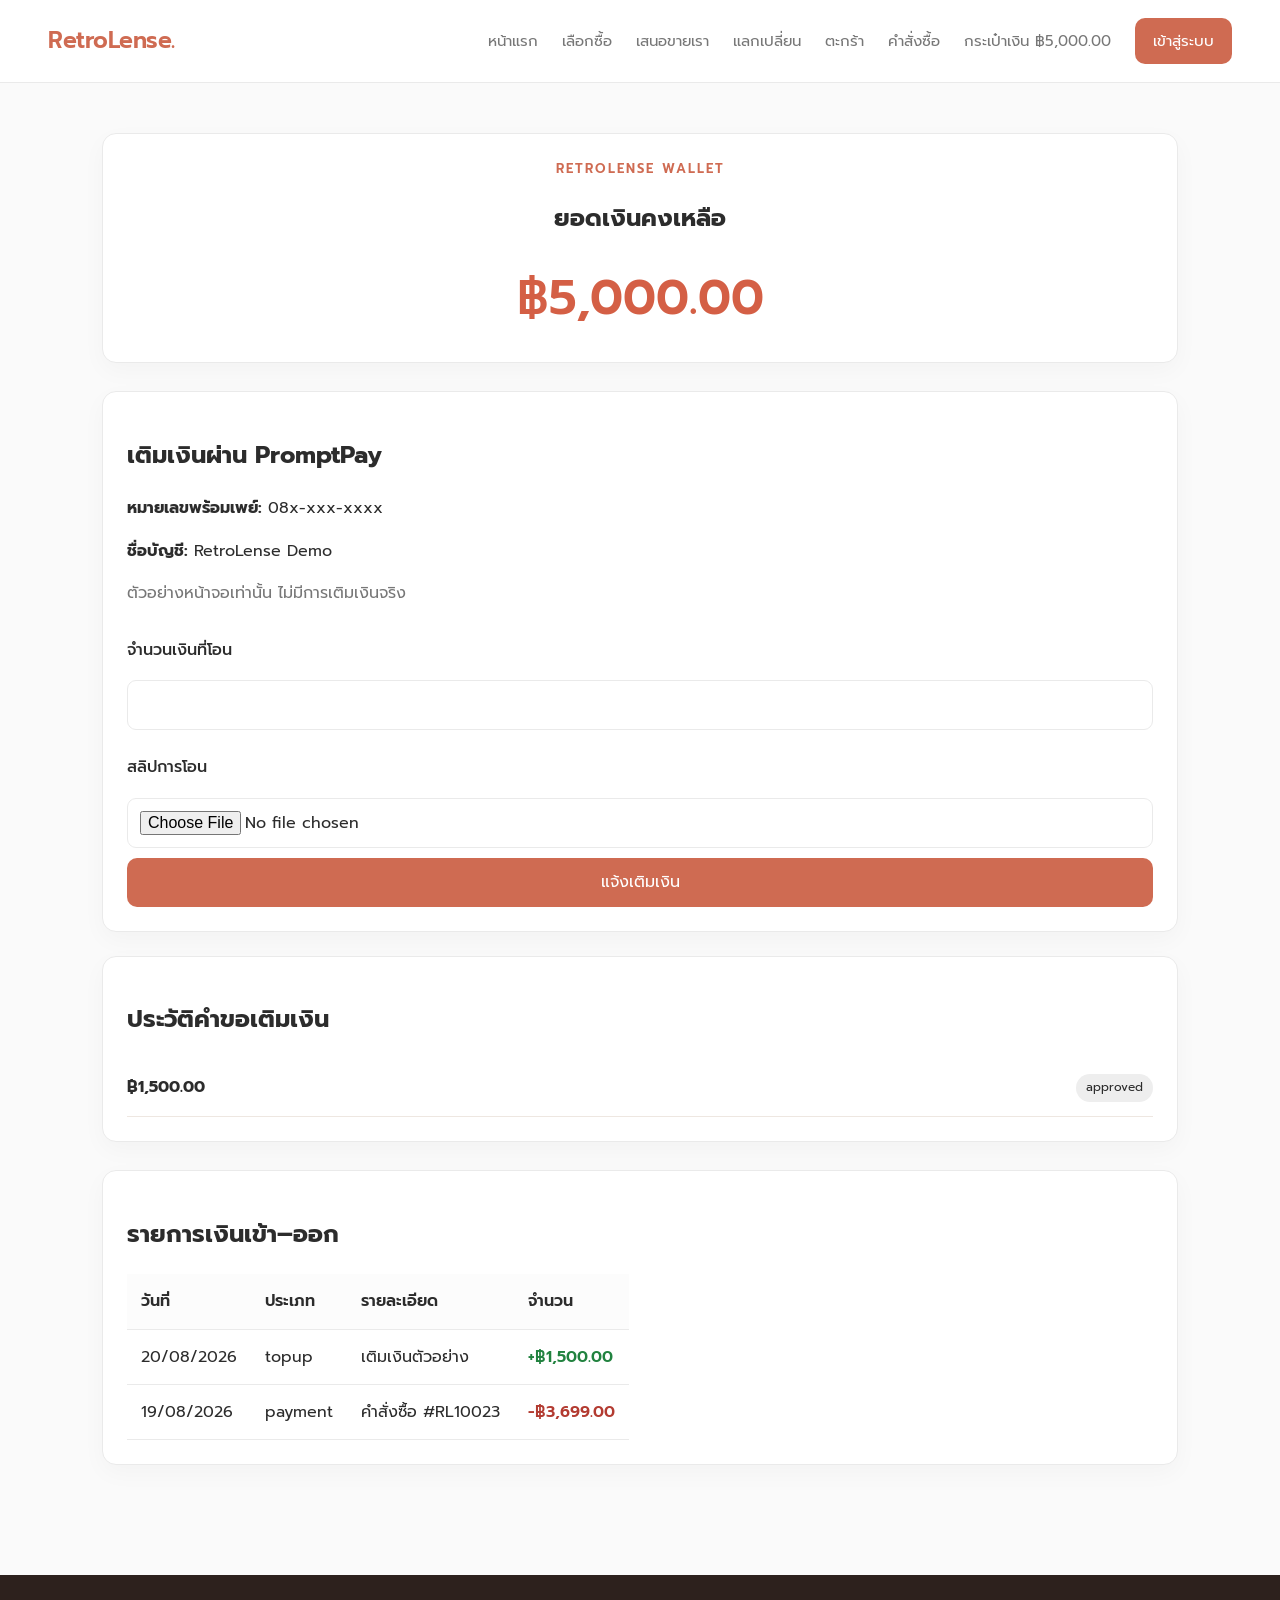
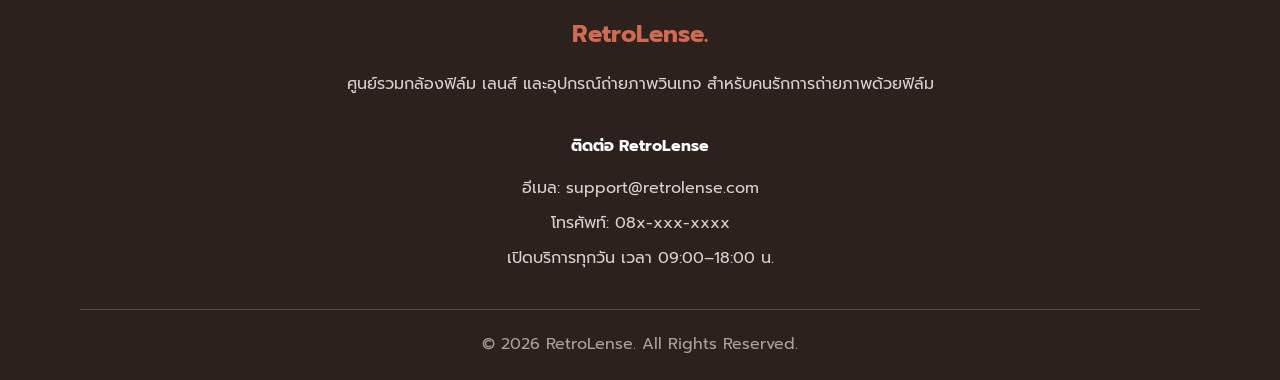
<file: wallet.html>
<!doctype html><html lang="th"><head><meta charset="utf-8"><meta name="viewport" content="width=device-width,initial-scale=1"><title>RetroLense Wallet</title><link rel="preconnect" href="https://fonts.googleapis.com"><link href="https://fonts.googleapis.com/css2?family=Prompt:wght@300;400;500;600&display=swap" rel="stylesheet"><link rel="stylesheet" href="assets/css/style.css"></head><body><header class="site-header"><div class="header-container"><a class="logo" href="index.html">RetroLense.</a><nav class="main-nav"><a href="index.html">หน้าแรก</a><a href="shop.html">เลือกซื้อ</a><a href="sell.html">เสนอขายเรา</a><a href="trade.html">แลกเปลี่ยน</a><a href="cart.html">ตะกร้า</a><a href="orders.html">คำสั่งซื้อ</a><a href="wallet.html">กระเป๋าเงิน ฿5,000.00</a><a class="btn" href="login.html">เข้าสู่ระบบ</a></nav></div></header><main><section class="wallet-hero panel"><p class="section-label">RETROLENSE WALLET</p><h1>ยอดเงินคงเหลือ</h1><div class="wallet-balance">฿5,000.00</div></section><div class="checkout-grid"><section class="panel form"><h2>เติมเงินผ่าน PromptPay</h2><p><strong>หมายเลขพร้อมเพย์:</strong> 08x-xxx-xxxx</p><p><strong>ชื่อบัญชี:</strong> RetroLense Demo</p><p class="muted">ตัวอย่างหน้าจอเท่านั้น ไม่มีการเติมเงินจริง</p><form class="demo-form"><label>จำนวนเงินที่โอน</label><input type="number"><label>สลิปการโอน</label><input type="file"><button>แจ้งเติมเงิน</button></form></section><aside class="panel" style="padding:24px"><h2>ประวัติคำขอเติมเงิน</h2><div class="wallet-history-item"><strong>฿1,500.00</strong><span class="payment-status">approved</span></div></aside></div><section class="panel" style="padding:24px;margin-top:28px"><h2>รายการเงินเข้า–ออก</h2><div class="table-wrap"><table><tr><th>วันที่</th><th>ประเภท</th><th>รายละเอียด</th><th>จำนวน</th></tr><tr><td>20/08/2026</td><td>topup</td><td>เติมเงินตัวอย่าง</td><td class="money-in">+฿1,500.00</td></tr><tr><td>19/08/2026</td><td>payment</td><td>คำสั่งซื้อ #RL10023</td><td class="money-out">-฿3,699.00</td></tr></table></div></section></main><footer class="footer"><div class="footer-content"><div><h3>RetroLense.</h3><p>ศูนย์รวมกล้องฟิล์ม เลนส์ และอุปกรณ์ถ่ายภาพวินเทจ สำหรับคนรักการถ่ายภาพด้วยฟิล์ม</p></div><div><h4>ติดต่อ RetroLense</h4><p>อีเมล: support@retrolense.com</p><p>โทรศัพท์: 08x-xxx-xxxx</p><p>เปิดบริการทุกวัน เวลา 09:00–18:00 น.</p></div></div><hr><p class="copyright">© 2026 RetroLense. All Rights Reserved.</p></footer><script src="assets/js/demo.js"></script></body></html>
</file>
<file: assets/css/style.css>
/* ==============================
   1. ตัวแปรสีหลัก
============================== */

:root {
    --bg: #fafafa;
    --surface: #ffffff;
    --text: #2c2c2c;
    --muted: #777777;
    --primary: #cf6b52;
    --primary-dark: #b85640;
    --border: #eaeaea;
    --danger: #b42318;
    --dark: #2d211d;
}

/* ==============================
   2. ตั้งค่าพื้นฐาน
============================== */

* {
    box-sizing: border-box;
}

html {
    scroll-behavior: smooth;
}

body {
    margin: 0;
    min-height: 100vh;
    display: flex;
    flex-direction: column;
    background: var(--bg);
    color: var(--text);
    font-family: "Prompt", sans-serif;
    line-height: 1.65;
}

img {
    display: block;
    max-width: 100%;
}

a {
    transition: color 0.2s ease, background 0.2s ease;
}

/* ==============================
   Header และ Navigation
============================== */

.site-header {
    position: sticky;
    top: 0;
    z-index: 100;
    width: 100%;
    padding: 0;
    background: rgba(255, 255, 255, 0.96);
    border-bottom: 1px solid var(--border);
    backdrop-filter: blur(12px);
}

.header-container {
    display: flex;
    width: 100%;
    max-width: 1450px;
    min-height: 82px;
    margin: 0 auto;
    padding: 0 48px;
    align-items: center;
    justify-content: space-between;
    gap: 30px;
}

.logo {
    flex-shrink: 0;
    color: var(--primary);
    font-size: 23px;
    font-weight: 600;
    letter-spacing: -0.5px;
    text-decoration: none;
}

.logo:hover {
    color: var(--primary-dark);
}

.main-nav {
    display: flex;
    align-items: center;
    justify-content: flex-end;
    gap: 24px;
    margin-left: auto;
    flex-wrap: wrap;
}

.main-nav a {
    position: relative;
    color: var(--muted);
    font-size: 15px;
    text-decoration: none;
    white-space: nowrap;
}

.main-nav a:not(.btn)::after {
    position: absolute;
    right: 0;
    bottom: -7px;
    left: 0;
    width: 0;
    height: 2px;
    margin: auto;
    background: var(--primary);
    content: "";
    transition: width 0.2s ease;
}

.main-nav a:not(.btn):hover {
    color: var(--primary);
}

.main-nav a:not(.btn):hover::after {
    width: 100%;
}

.main-nav .btn {
    color: #ffffff;
}

.member-name {
    color: var(--text);
    font-size: 14px;
    font-weight: 500;
}

/* ==============================
   4. ปุ่ม
============================== */

.btn,
button {
    display: inline-block;
    padding: 11px 18px;
    border: 0;
    border-radius: 10px;
    background: var(--primary);
    color: #ffffff;
    font: inherit;
    text-decoration: none;
    cursor: pointer;
    transition:
        background 0.2s ease,
        transform 0.2s ease;
}

.btn:hover,
button:hover {
    background: var(--primary-dark);
    transform: translateY(-1px);
}

.btn.secondary {
    background: var(--text);
}

.btn.secondary:hover {
    background: #111111;
}

.btn.danger {
    background: var(--danger);
}

.btn.danger:hover {
    background: #8f1c13;
}

/* ==============================
   5. เนื้อหาหลัก
============================== */

main {
    width: 100%;
    max-width: 1120px;
    margin: 0 auto;
    padding: 50px 22px;
    flex: 1;
}

.hero,
.section-header {
    margin-bottom: 36px;
    text-align: center;
}

.hero h1,
.section-header h1 {
    margin-bottom: 10px;
}

.muted {
    color: var(--muted);
}

.grid {
    display: grid;
    grid-template-columns: repeat(auto-fit, minmax(260px, 1fr));
    gap: 24px;
}

/* ==============================
   6. Card และ Panel
============================== */

.card,
.panel {
    overflow: hidden;
    background: var(--surface);
    border: 1px solid var(--border);
    border-radius: 14px;
    box-shadow: 0 8px 24px rgba(0, 0, 0, 0.03);
}

.card {
    transition:
        transform 0.2s ease,
        box-shadow 0.2s ease;
}

.card:hover {
    transform: translateY(-4px);
    box-shadow: 0 14px 32px rgba(0, 0, 0, 0.07);
}

.card img {
    width: 100%;
    height: 230px;
    object-fit: cover;
}

.card-body,
.panel {
    padding: 24px;
}

.card-body h3 {
    margin-top: 0;
}

.price {
    font-size: 18px;
    font-weight: 600;
    color: var(--primary);
}

/* ==============================
   7. Form
============================== */

.form {
    max-width: 620px;
    margin: 0 auto;
}

.form label {
    display: block;
    margin: 14px 0 7px;
    font-weight: 500;
}

.form input,
.form select,
.form textarea {
    width: 100%;
    padding: 13px;
    background: #f6f7f8;
    border: 1px solid var(--border);
    border-radius: 9px;
    color: var(--text);
    font: inherit;
}

.form textarea {
    min-height: 130px;
    resize: vertical;
}

.form input:focus,
.form textarea:focus,
.form select:focus {
    outline: 2px solid rgba(207, 107, 82, 0.2);
    border-color: var(--primary);
}

/* ==============================
   8. ข้อความแจ้งเตือน
============================== */

.alert {
    margin-bottom: 16px;
    padding: 12px 15px;
    background: #fff3f0;
    border-radius: 8px;
    color: #8a3321;
}

.alert.success,
.success {
    background: #ecfdf3;
    color: #027a48;
}

/* ==============================
   9. รายละเอียดสินค้า
============================== */

.product-detail {
    display: grid;
    grid-template-columns: 1.1fr 1fr;
    gap: 36px;
    align-items: start;
}

.product-detail img {
    width: 100%;
    max-height: 520px;
    object-fit: cover;
    border-radius: 14px;
}

.add-cart-form {
    display: flex;
    align-items: flex-end;
    gap: 12px;
    margin-top: 20px;
}

.add-cart-form label {
    display: block;
    margin-bottom: 6px;
}

.add-cart-form input {
    width: 72px;
    padding: 10px;
    border: 1px solid var(--border);
    border-radius: 8px;
    font: inherit;
}

/* ==============================
   10. ตาราง
============================== */

table {
    width: 100%;
    border-collapse: collapse;
    background: #ffffff;
}

th,
td {
    padding: 12px;
    border-bottom: 1px solid var(--border);
    text-align: left;
    vertical-align: middle;
}

th {
    background: #fcfcfc;
    font-weight: 600;
}

/* ==============================
   11. Dashboard Admin
============================== */

.stats {
    display: grid;
    grid-template-columns: repeat(4, 1fr);
    gap: 18px;
}

.stat {
    padding: 22px;
    background: #ffffff;
    border: 1px solid var(--border);
    border-radius: 12px;
}

.stat h3 {
    margin-top: 0;
    margin-bottom: 8px;
}

.stat strong {
    font-size: 28px;
    color: var(--primary);
}

.admin-links {
    display: flex;
    gap: 10px;
    flex-wrap: wrap;
}

/* ==============================
   12. ตะกร้าสินค้า
============================== */

.cart-list {
    padding: 0;
}

.cart-row {
    display: grid;
    grid-template-columns: 110px 1fr auto auto;
    gap: 18px;
    align-items: center;
    padding: 18px;
    border-bottom: 1px solid var(--border);
}

.cart-row:last-child {
    border-bottom: 0;
}

.cart-row img {
    width: 110px;
    height: 85px;
    object-fit: cover;
    border-radius: 10px;
}

.cart-info h3 {
    margin: 0 0 6px;
}

.cart-actions {
    display: flex;
    gap: 8px;
    align-items: center;
}

.cart-actions input {
    width: 72px;
    padding: 10px;
    border: 1px solid var(--border);
    border-radius: 8px;
    font: inherit;
}

.cart-summary {
    display: flex;
    justify-content: flex-end;
    align-items: center;
    gap: 24px;
    margin-top: 22px;
}

/* ==============================
   13. Checkout
============================== */

.checkout-grid {
    display: grid;
    grid-template-columns: 1.35fr 0.8fr;
    gap: 24px;
    align-items: start;
}

.checkout-grid .form {
    max-width: none;
    margin: 0;
}

.success-box {
    max-width: 650px;
    margin: 0 auto;
    text-align: center;
}

.empty {
    padding: 35px;
    text-align: center;
}

/* ==============================
   14. Form ในตาราง
============================== */

.inline-form {
    display: flex;
    gap: 8px;
    align-items: center;
}

.inline-form select {
    padding: 9px;
    border: 1px solid var(--border);
    border-radius: 8px;
    font: inherit;
}

.inline-form button {
    padding: 9px 12px;
}

/* ==============================
   15. Footer
============================== */

.footer {
    width: 100%;
    margin-top: 60px;
    padding: 45px 8% 25px;
    background: var(--dark);
    color: #ffffff;
}

.footer-content {
    display: grid;
    grid-template-columns: 1.4fr 0.8fr 1fr;
    gap: 50px;
    max-width: 1120px;
    margin: 0 auto;
}

.footer h3,
.footer h4 {
    margin-top: 0;
    margin-bottom: 15px;
    color: #ffffff;
}

.footer h3 {
    font-size: 24px;
    color: var(--primary);
}

.footer p {
    margin: 6px 0;
    color: #d7d2cf;
    line-height: 1.8;
}

.footer a {
    display: inline-block;
    color: #d7d2cf;
    line-height: 2;
    text-decoration: none;
}

.footer a:hover {
    color: var(--primary);
}

.footer hr {
    max-width: 1120px;
    margin: 30px auto 20px;
    border: 0;
    border-top: 1px solid rgba(255, 255, 255, 0.18);
}

.footer .copyright {
    margin: 0;
    color: #aaa19d;
    text-align: center;
}

/* ==============================
   16. Tablet
============================== */

@media (max-width: 900px) {
    .stats {
        grid-template-columns: repeat(2, 1fr);
    }

    .footer-content {
        grid-template-columns: repeat(2, 1fr);
    }

    .footer-content > div:first-child {
        grid-column: 1 / -1;
    }
}

/* ==============================
   17. Mobile
============================== */

@media (max-width: 760px) {
    .site-header {
        position: static;
    }

    .header-container {
        flex-direction: column;
        min-height: auto;
        padding: 17px 18px;
        gap: 14px;
    }

    .main-nav {
        width: 100%;
        justify-content: center;
        margin-left: 0;
        gap: 13px 17px;
    }
}

    .product-detail,
    .checkout-grid {
        grid-template-columns: 1fr;
    }

    .product-detail {
        gap: 24px;
    }

    .stats {
        grid-template-columns: 1fr 1fr;
    }

    .cart-row {
        grid-template-columns: 80px 1fr;
    }

    .cart-row img {
        width: 80px;
        height: 70px;
    }

    .cart-actions {
        grid-column: 1 / -1;
        flex-wrap: wrap;
    }

    .cart-summary {
        flex-direction: column;
        align-items: stretch;
    }

    .add-cart-form {
        flex-direction: column;
        align-items: stretch;
    }

    .add-cart-form input {
        width: 100%;
    }

    table {
        display: block;
        overflow-x: auto;
        white-space: nowrap;
    }

    .footer {
        padding: 40px 24px 22px;
    }

    .footer-content {
        grid-template-columns: 1fr;
        gap: 28px;
        text-align: center;
    }

    .footer-content > div:first-child {
        grid-column: auto;
    }
}

/* ==============================
   18. Mobile ขนาดเล็ก
============================== */

@media (max-width: 480px) {
    .stats {
        grid-template-columns: 1fr;
    }

    .btn,
    button {
        width: 100%;
        text-align: center;
    }

    .inline-form {
        flex-direction: column;
        align-items: stretch;
    }

    .inline-form select {
        width: 100%;
    }

    .card img {
        height: 210px;
    }
}
/* ==============================
   หน้าแรก RetroLense
============================== */

.home-hero {
    display: grid;
    grid-template-columns: 1fr 1fr;
    min-height: 580px;
    overflow: hidden;
    background: #f2ebe6;
    border-radius: 22px;
}

.home-hero-content {
    display: flex;
    flex-direction: column;
    justify-content: center;
    padding: 70px 60px;
}

.hero-label,
.section-label {
    margin: 0 0 12px;
    color: var(--primary);
    font-size: 13px;
    font-weight: 600;
    letter-spacing: 2px;
}

.home-hero h1 {
    max-width: 620px;
    margin: 0 0 20px;
    font-size: clamp(40px, 5vw, 68px);
    line-height: 1.2;
}

.hero-description {
    max-width: 550px;
    margin-bottom: 30px;
    color: var(--muted);
    font-size: 17px;
}

.hero-actions {
    display: flex;
    gap: 12px;
    flex-wrap: wrap;
}

.btn.outline {
    background: transparent;
    border: 1px solid var(--primary);
    color: var(--primary);
}

.btn.outline:hover {
    background: var(--primary);
    color: #ffffff;
}

.home-hero-image {
    min-height: 580px;
}

.home-hero-image img {
    width: 100%;
    height: 100%;
    object-fit: cover;
}

.home-benefits {
    display: grid;
    grid-template-columns: repeat(3, 1fr);
    gap: 18px;
    margin: 30px 0 90px;
}

.benefit-card {
    display: flex;
    gap: 16px;
    padding: 24px;
    background: var(--surface);
    border: 1px solid var(--border);
    border-radius: 14px;
}

.benefit-icon {
    display: flex;
    flex: 0 0 46px;
    align-items: center;
    justify-content: center;
    width: 46px;
    height: 46px;
    background: #f8ebe7;
    border-radius: 50%;
    color: var(--primary);
    font-size: 20px;
    font-weight: 600;
}

.benefit-card h3 {
    margin: 0 0 6px;
}

.benefit-card p {
    margin: 0;
    color: var(--muted);
    font-size: 14px;
}

.home-section {
    margin-bottom: 100px;
}

.home-section-header {
    display: flex;
    justify-content: space-between;
    align-items: end;
    gap: 30px;
    margin-bottom: 30px;
}

.home-section-header h2,
.about-content h2,
.home-cta h2 {
    margin: 0 0 10px;
    font-size: 34px;
}

.home-section-header p {
    margin: 0;
}

.view-all-link {
    flex-shrink: 0;
    color: var(--primary);
    font-weight: 500;
    text-decoration: none;
}

.view-all-link:hover {
    text-decoration: underline;
}

.product-image-link {
    display: block;
    overflow: hidden;
}

.product-image-link img {
    transition: transform 0.35s ease;
}

.product-card:hover .product-image-link img {
    transform: scale(1.04);
}

.product-status {
    display: inline-block;
    margin-bottom: 5px;
    color: var(--muted);
    font-size: 13px;
}

.product-brand {
    margin-top: -5px;
}

.about-retrolense {
    display: grid;
    grid-template-columns: 1fr 1fr;
    gap: 65px;
    align-items: center;
    margin-bottom: 100px;
}

.about-image img {
    width: 100%;
    height: 520px;
    object-fit: cover;
    border-radius: 18px;
}

.about-content h2 {
    line-height: 1.35;
}

.about-content p {
    color: var(--muted);
}

.about-content .btn {
    margin-top: 15px;
}

.home-cta {
    display: flex;
    justify-content: space-between;
    align-items: center;
    gap: 40px;
    padding: 55px;
    background: #2d211d;
    border-radius: 20px;
    color: #ffffff;
}

.home-cta h2 {
    color: #ffffff;
}

.home-cta p {
    max-width: 690px;
    margin-bottom: 0;
    color: #d7d2cf;
}

.section-label.light {
    color: #e39a86;
}

.cta-actions {
    display: flex;
    flex-shrink: 0;
    gap: 12px;
    flex-wrap: wrap;
}

.btn.light-button {
    background: #ffffff;
    color: #2d211d;
}

.btn.light-button:hover {
    background: #eee8e4;
}

.btn.transparent-button {
    background: transparent;
    border: 1px solid rgba(255, 255, 255, 0.55);
    color: #ffffff;
}

.btn.transparent-button:hover {
    background: #ffffff;
    color: #2d211d;
}

@media (max-width: 900px) {
    .home-hero {
        grid-template-columns: 1fr;
    }

    .home-hero-content {
        padding: 60px 40px;
    }

    .home-hero-image {
        min-height: 400px;
    }

    .home-benefits {
        grid-template-columns: 1fr;
    }

    .about-retrolense {
        grid-template-columns: 1fr;
    }

    .about-image img {
        height: 420px;
    }

    .home-cta {
        flex-direction: column;
        align-items: flex-start;
    }
}

@media (max-width: 600px) {
    .home-hero {
        min-height: auto;
        border-radius: 16px;
    }

    .home-hero-content {
        padding: 45px 24px;
    }

    .home-hero h1 {
        font-size: 38px;
    }

    .home-hero-image {
        min-height: 300px;
    }

    .hero-actions,
    .cta-actions {
        width: 100%;
        flex-direction: column;
    }

    .hero-actions .btn,
    .cta-actions .btn {
        width: 100%;
        text-align: center;
    }

    .home-section-header {
        align-items: flex-start;
        flex-direction: column;
    }

    .about-image img {
        height: 330px;
    }

    .home-cta {
        padding: 35px 24px;
    }
}


/* Wallet and payment */
.wallet-hero { text-align: center; margin-bottom: 28px; }
.wallet-balance { font-size: 48px; font-weight: 600; color: #d45f45; margin-top: 8px; }
.wallet-history-item { display: grid; grid-template-columns: 1fr auto; gap: 6px 12px; padding: 14px 0; border-bottom: 1px solid #eee7e1; }
.wallet-history-item small { grid-column: 1 / -1; color: #81746c; }
.payment-status { padding: 4px 10px; border-radius: 999px; font-size: 12px; background: #eee; }
.payment-status.approved, .payment-status.paid { background: #e3f5e8; color: #27653a; }
.payment-status.pending { background: #fff3d6; color: #865f00; }
.payment-status.rejected { background: #fde4e1; color: #9a342b; }
.payment-option { display: flex !important; align-items: flex-start; gap: 12px; padding: 16px; border: 1px solid #ded7d1; border-radius: 12px; margin-bottom: 12px; cursor: pointer; }
.payment-option input { width: auto !important; margin-top: 5px; }
.promptpay-slip-box { padding: 16px; background: #faf7f4; border-radius: 12px; margin-top: 14px; }
.table-wrap { overflow-x: auto; }
.money-in { color: #21823f; font-weight: 600; }
.money-out { color: #b33b31; font-weight: 600; }

/* Trade-in workflow */
.table-wrap{overflow-x:auto}.status-badge{display:inline-block;padding:5px 10px;border-radius:999px;font-size:13px;font-weight:500;background:#fff4e5;color:#9a6700}.status-badge.success{background:#ecfdf3;color:#027a48}.status-badge.danger{background:#fef3f2;color:#b42318}.trade-layout{display:grid;grid-template-columns:1fr 1fr;gap:24px;align-items:start}.trade-image{width:100%;max-height:360px;object-fit:contain;background:#f6f7f8;border:1px solid var(--border);border-radius:12px;margin:12px 0}table{width:100%;border-collapse:collapse}th,td{padding:12px;border-bottom:1px solid var(--border);text-align:left;vertical-align:top}@media(max-width:760px){.trade-layout{grid-template-columns:1fr}.header-container{padding:0 18px}.main-nav{gap:12px}main{padding-top:28px}}

/* Portfolio static demo additions */
.demo-form{display:flex;flex-direction:column;gap:10px}.demo-form input,.demo-form select,.demo-form textarea,.add-cart-form input{width:100%;padding:11px 12px;border:1px solid var(--border);border-radius:9px;font:inherit;background:#fff}.cart-row img{width:120px;height:90px;object-fit:cover;border-radius:10px}.cart-row{display:flex;gap:20px;align-items:center;padding:20px}.cart-info{flex:1}.cart-actions{display:flex;gap:8px;align-items:center}.cart-actions input{width:70px;padding:9px}.table-wrap{overflow-x:auto}table{width:100%;border-collapse:collapse}th,td{text-align:left;padding:14px;border-bottom:1px solid var(--border)}@media(max-width:900px){.header-container{padding:14px 20px;align-items:flex-start}.main-nav{gap:12px}.main-nav a{font-size:13px}.cart-row{align-items:flex-start;flex-wrap:wrap}}
.demo-accounts{display:grid;grid-template-columns:1fr 1fr;gap:12px;margin:18px 0 22px}.demo-account{display:flex;flex-direction:column;gap:7px;padding:16px;background:#faf7f5;border:1px solid var(--border);border-radius:10px}.demo-account code{font-size:13px;color:var(--muted);word-break:break-all}.demo-account .btn{margin-top:5px;text-align:center}@media(max-width:600px){.demo-accounts{grid-template-columns:1fr}}
</file>
